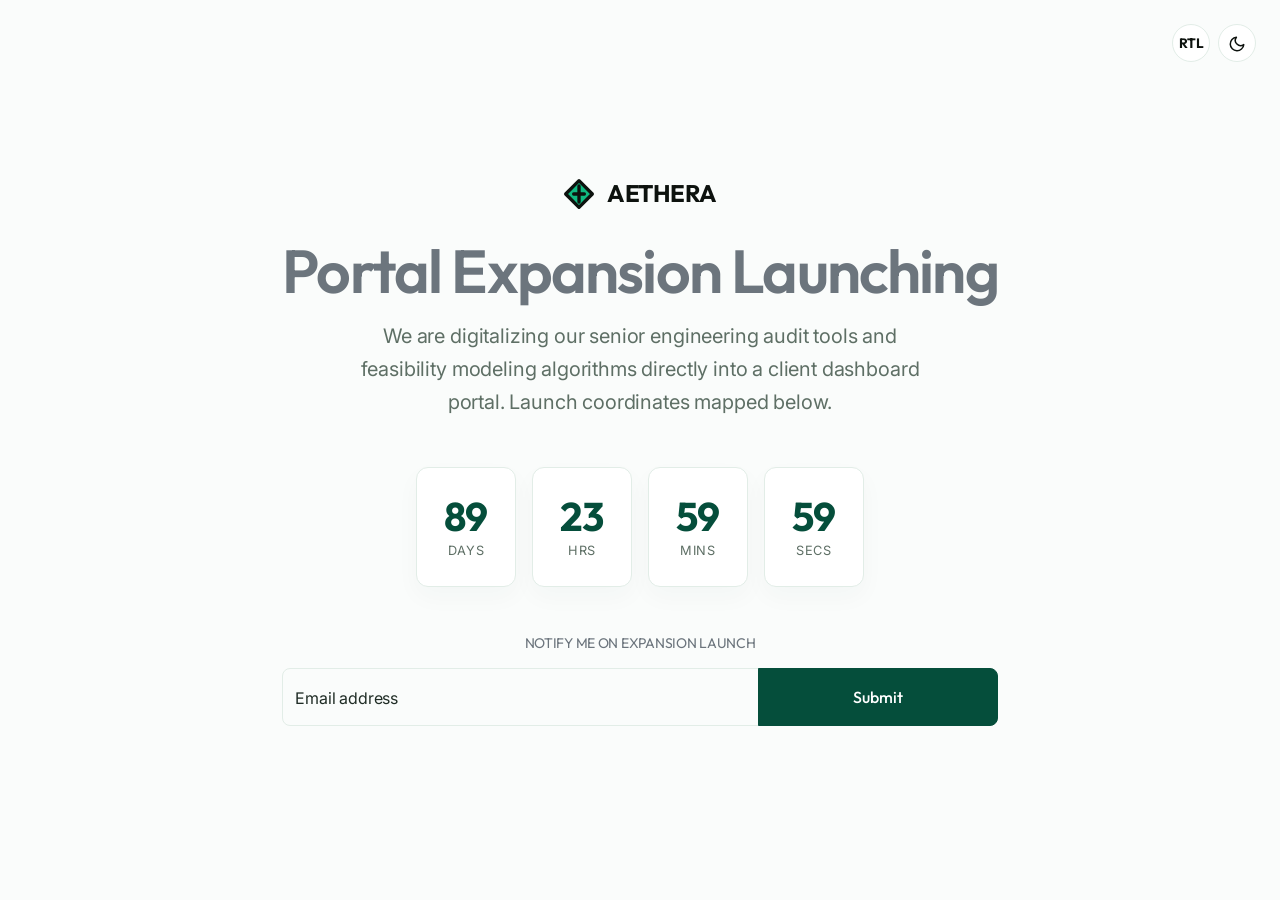
<file: coming-soon.html>
﻿<!DOCTYPE html>
<html lang="en" data-theme="light" dir="ltr">
<head>
  <!-- Favicon -->
  <link rel="icon" type="image/svg+xml" href="assets/img/logo.svg">
  <meta charset="UTF-8">
  <meta name="viewport" content="width=device-width, initial-scale=1.0">
  <title>Aethera | Portal Expansion Launching Soon</title>
  
  <!-- Bootstrap 5 CDN -->
  <link href="https://cdn.jsdelivr.net/npm/bootstrap@5.3.3/dist/css/bootstrap.min.css" rel="stylesheet" integrity="sha384-QWTKZyjpPEjISv5WaRU9OFeRpok6YctnYmDr5pNlyT2bRjXh0JMhjY6hW+ALEwIH" crossorigin="anonymous">
  
  <!-- Custom Style Sheets -->
  <link rel="stylesheet" href="assets/css/style.css">
  <link rel="stylesheet" href="assets/css/dark-mode.css">
  <link rel="stylesheet" href="assets/css/rtl.css">
</head>
<body>

  <!-- Floating Utility Controls Top Right -->
  <div class="position-absolute top-0 end-0 p-4 z-3 d-flex gap-2">
    <button class="utility-btn rtl-toggle-btn" aria-label="Toggle Document Direction" title="Toggle RTL/LTR">
      <span class="rtl-toggle-text">RTL</span>
    </button>
    <button class="utility-btn theme-toggle-btn" aria-label="Toggle Light/Dark Theme" title="Toggle Dark Mode">
      <span class="theme-icon"></span>
    </button>
  </div>

  <div class="fullscreen-center-section" style="min-height: 100vh; padding: 4rem 1rem;">
    <div class="reveal-fade-up active">
      
      <!-- Brand Logo -->
      <a href="index.html" class="navbar-brand-logo justify-content-center mb-4">
        <svg width="32" height="32" viewBox="0 0 24 24" fill="none" xmlns="http://www.w3.org/2000/svg">
          <path d="M12 2L22 12L12 22L2 12L12 2Z" stroke="currentColor" stroke-width="2.5" stroke-linejoin="round"/>
          <path d="M12 6V18" stroke="currentColor" stroke-width="2.5" stroke-linecap="round"/>
          <path d="M8 12H16" stroke="currentColor" stroke-width="2.5" stroke-linecap="round"/>
        </svg>
        <span style="font-size: 1.5rem; letter-spacing: -0.02em;">AETHERA</span>
      </a>

      <h1 class="text-display-1 fw-bold text-secondary mb-3" style="font-size: clamp(2.2rem, 5vw, 3.8rem);">Portal Expansion Launching</h1>
      <p class="lead text-muted max-width-600 mx-auto mb-5">We are digitalizing our senior engineering audit tools and feasibility modeling algorithms directly into a client dashboard portal. Launch coordinates mapped below.</p>

      <!-- Countdown Wrapper (Targeted by JS timer) -->
      <div class="d-flex justify-content-center gap-2 gap-sm-3 mb-5">
        <div class="countdown-box">
          <div class="countdown-number" id="days">90</div>
          <div class="countdown-label">Days</div>
        </div>
        <div class="countdown-box">
          <div class="countdown-number" id="hours">00</div>
          <div class="countdown-label">Hrs</div>
        </div>
        <div class="countdown-box">
          <div class="countdown-number" id="minutes">00</div>
          <div class="countdown-label">Mins</div>
        </div>
        <div class="countdown-box">
          <div class="countdown-number" id="seconds">00</div>
          <div class="countdown-label">Secs</div>
        </div>
      </div>

      <!-- Newsletter sign up -->
      <div class="max-width-500 mx-auto">
        <h5 class="fw-bold mb-3 small text-uppercase tracking-wider text-secondary">Notify Me on Expansion Launch</h5>
        <form>
          <div class="input-group">
            <div class="form-floating flex-grow-1">
              <input type="email" class="form-control" id="launchEmail" placeholder="name@company.com" style="border-top-right-radius: 0; border-bottom-right-radius: 0;" required>
              <label for="launchEmail">Email address</label>
            </div>
            <button type="submit" class="btn-premium-primary" style="border-top-left-radius: 0; border-bottom-left-radius: 0;">
              <span>Submit</span>
            </button>
          </div>
        </form>
      </div>

    </div>
  </div>

  <!-- Bootstrap 5 JS Bundle CDN -->
  <script src="https://cdn.jsdelivr.net/npm/bootstrap@5.3.3/dist/js/bootstrap.bundle.min.js" integrity="sha384-YvpcrYf0tY3lHB60NNkmXc5s9fDVZLESaAA55NDzOxhy9GkcIdslK1eN7N6jIeHz" crossorigin="anonymous"></script>
  
  <!-- Custom Logic -->
  <script src="assets/js/main.js"></script>
  <!-- Scroll to Top Button -->
  <button id="scrollTopBtn" class="scroll-top-btn" aria-label="Scroll to Top" title="Scroll to Top">
    <svg xmlns="http://www.w3.org/2000/svg" width="20" height="20" viewBox="0 0 24 24" fill="none" stroke="currentColor" stroke-width="2.5" stroke-linecap="round" stroke-linejoin="round">
      <polyline points="18 15 12 9 6 15"></polyline>
    </svg>
  </button>
</body>
</html>
</file>
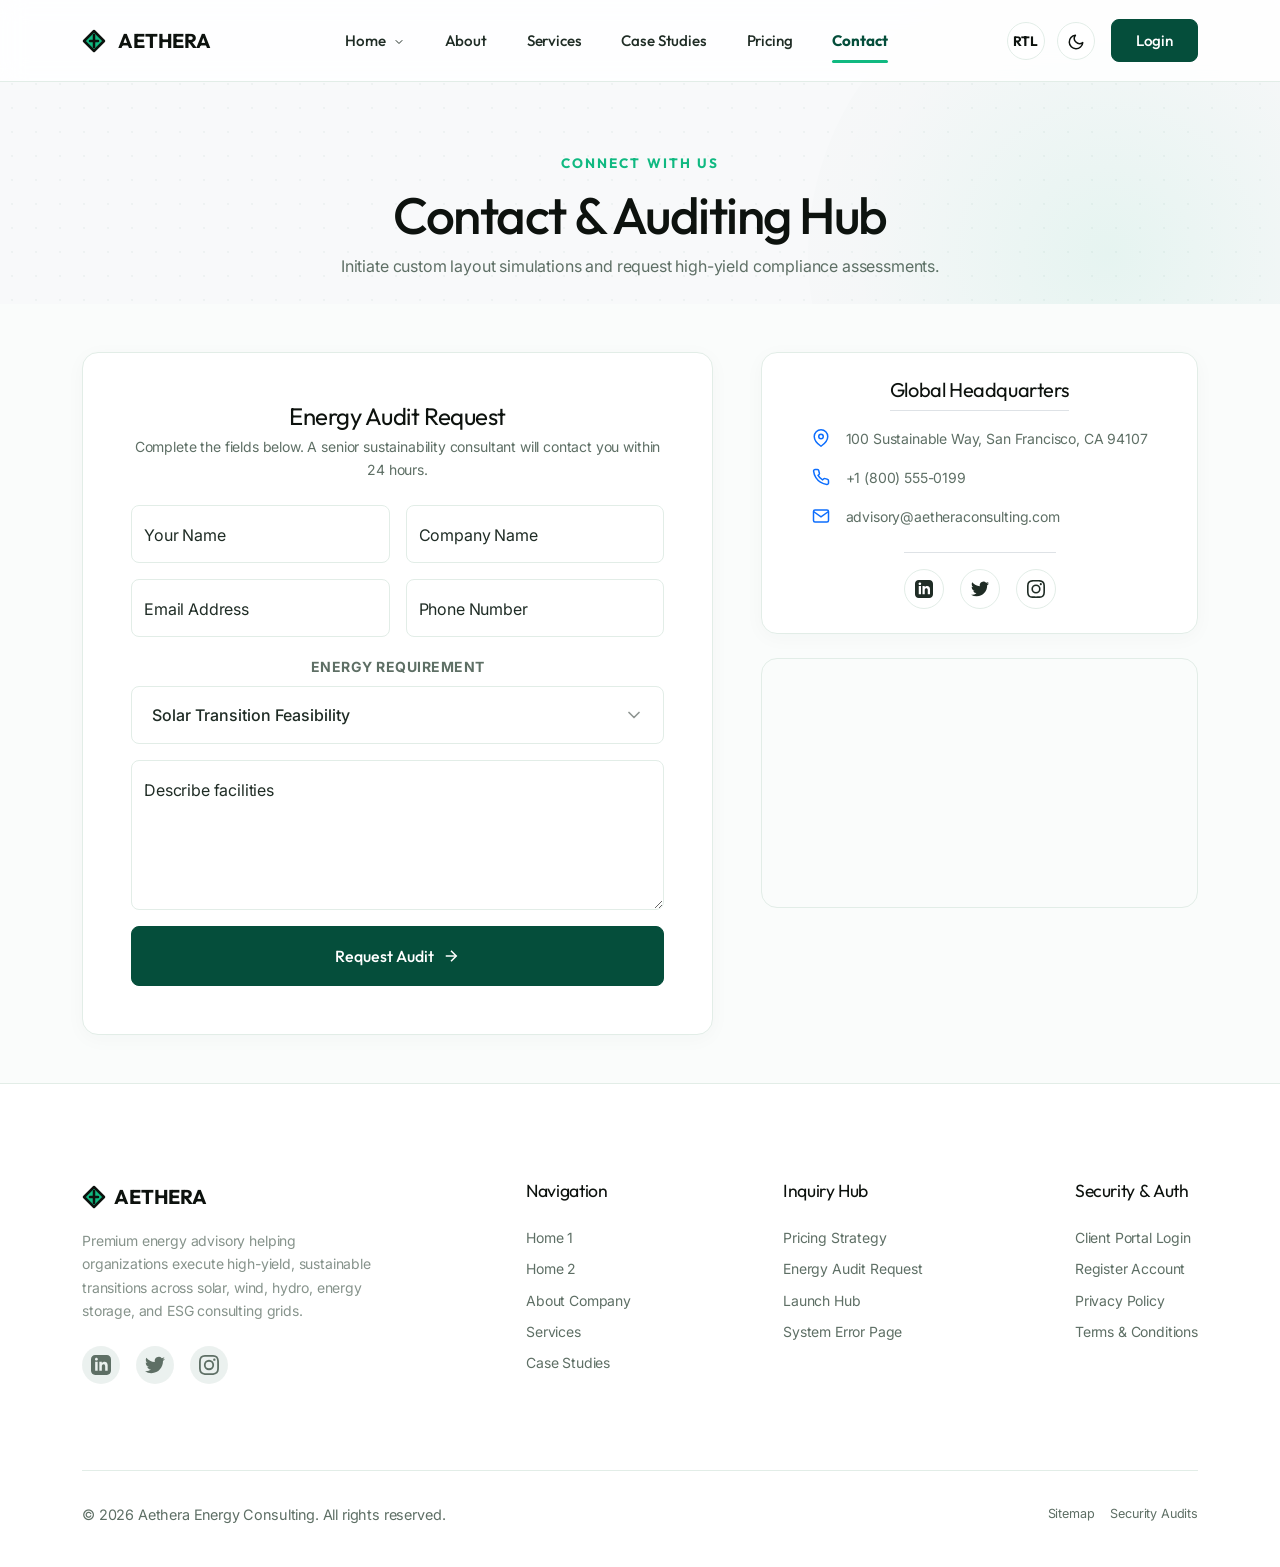
<file: contact.html>
<!DOCTYPE html>
<html lang="en" data-theme="light" dir="ltr">
<head>
  <!-- Favicon -->
  <link rel="icon" type="image/svg+xml" href="assets/img/logo.svg">
  <meta charset="UTF-8">
  <meta name="viewport" content="width=device-width, initial-scale=1.0">
  <title>Aethera | Request Energy Audit & General Inquiries</title>
  <meta name="description" content="Connect with Aethera's senior engineers. Submit your coordinates and utility details to request a comprehensive energy audit or transition model.">
  
  <!-- Open Graph -->
  <meta property="og:title" content="Aethera | Request Energy Audit & Contact">
  <meta property="og:description" content="Submit details to request a custom energy audit model.">
  <meta property="og:type" content="website">
  <meta property="og:url" content="https://aetheraconsulting.com/contact.html">
  <meta property="og:image" content="https://images.unsplash.com/photo-1466611653911-95081537e5b7?auto=format&fit=crop&w=1200&q=80">

  <!-- Bootstrap 5 CDN -->
  <link href="https://cdn.jsdelivr.net/npm/bootstrap@5.3.3/dist/css/bootstrap.min.css" rel="stylesheet" integrity="sha384-QWTKZyjpPEjISv5WaRU9OFeRpok6YctnYmDr5pNlyT2bRjXh0JMhjY6hW+ALEwIH" crossorigin="anonymous">
  
  <!-- Custom Style Sheets -->
  <link rel="stylesheet" href="assets/css/style.css">
  <link rel="stylesheet" href="assets/css/dark-mode.css">
  <link rel="stylesheet" href="assets/css/rtl.css">

  <!-- Schema.org Contact page metadata -->
  <script type="application/ld+json">
  {
    "@context": "https://schema.org",
    "@type": "ContactPage",
    "name": "Aethera Energy Consulting Contact Hub",
    "description": "Submit specifications for commercial solar, wind layout, and micro-hydro audit reports.",
    "url": "https://aetheraconsulting.com/contact.html"
  }
  </script>
</head>
<body>

  <!-- --- HEADER NAVIGATION --- -->
  <nav class="navbar navbar-expand-lg navbar-custom">
    <div class="container">
      <a class="navbar-brand navbar-brand-logo" href="index.html">
        <svg width="24" height="24" viewBox="0 0 24 24" fill="none" xmlns="http://www.w3.org/2000/svg">
          <path d="M12 2L22 12L12 22L2 12L12 2Z" stroke="currentColor" stroke-width="2.5" stroke-linejoin="round"/>
          <path d="M12 6V18" stroke="currentColor" stroke-width="2.5" stroke-linecap="round"/>
          <path d="M8 12H16" stroke="currentColor" stroke-width="2.5" stroke-linecap="round"/>
        </svg>
        <span>AETHERA</span>
      </a>

      <!-- Desktop Nav Center -->
      <div class="collapse navbar-collapse justify-content-center navbar-nav-desktop">
        <ul class="navbar-nav gap-2">
          <li class="nav-item dropdown">
            <a class="nav-link nav-link-custom dropdown-toggle" href="#" role="button" data-bs-toggle="dropdown" aria-expanded="false">
              Home <svg width="12" height="12" viewBox="0 0 24 24" fill="none" stroke="currentColor" stroke-width="2" stroke-linecap="round" stroke-linejoin="round" style="margin-left:4px; margin-bottom:2px;"><polyline points="6 9 12 15 18 9"></polyline></svg>
            </a>
            <ul class="dropdown-menu border-0 shadow-sm">
              <li><a class="dropdown-item py-2 px-3" href="index.html">Home 1</a></li>
              <li><a class="dropdown-item py-2 px-3" href="home-2.html">Home 2</a></li>
            </ul>
          </li>
          <li class="nav-item"><a class="nav-link nav-link-custom" href="about.html">About</a></li>
          <li class="nav-item"><a class="nav-link nav-link-custom" href="services.html">Services</a></li>
          <li class="nav-item"><a class="nav-link nav-link-custom" href="case-studies.html">Case Studies</a></li>
          <li class="nav-item"><a class="nav-link nav-link-custom" href="pricing.html">Pricing</a></li>
          <li class="nav-item"><a class="nav-link nav-link-custom active" href="contact.html">Contact</a></li>
        </ul>
      </div>

      <!-- Right Actions -->
      <div class="d-flex align-items-center gap-3">
        <div class="utility-controls">
          <button class="utility-btn rtl-toggle-btn" aria-label="Toggle Document Direction" title="Toggle RTL/LTR">
            <span class="rtl-toggle-text">RTL</span>
          </button>
          <button class="utility-btn theme-toggle-btn" aria-label="Toggle Light/Dark Theme" title="Toggle Dark Mode">
            <span class="theme-icon"></span>
          </button>
        </div>

        <!-- Login Button (Desktop) -->
        <a href="login.html" class="btn-premium-primary desktop-login-btn py-2 px-4" style="font-size: 0.95rem; padding-top: 0.5rem; padding-bottom: 0.5rem;">Login</a>

        <!-- Hamburger Mobile button -->
        <button class="btn-hamburger" type="button" data-bs-toggle="offcanvas" data-bs-target="#mobileNavbar" aria-controls="mobileNavbar" aria-label="Toggle navigation">
          <span class="hamburger-line hamburger-line-1"></span>
          <span class="hamburger-line hamburger-line-2"></span>
          <span class="hamburger-line hamburger-line-3"></span>
        </button>
      </div>
    </div>
  </nav>

  <!-- --- MOBILE OFFCANVAS NAVIGATION --- -->
  <div class="offcanvas offcanvas-end offcanvas-custom" tabindex="-1" id="mobileNavbar" aria-labelledby="mobileNavbarLabel">
    <div class="offcanvas-header justify-content-between p-4">
      <h5 class="offcanvas-title footer-logo-title d-flex align-items-center gap-2" id="mobileNavbarLabel">
        <svg width="24" height="24" viewBox="0 0 24 24" fill="none" xmlns="http://www.w3.org/2000/svg">
          <path d="M12 2L22 12L12 22L2 12L12 2Z" stroke="currentColor" stroke-width="2.5" stroke-linejoin="round"/>
          <path d="M12 6V18" stroke="currentColor" stroke-width="2.5" stroke-linecap="round"/>
          <path d="M8 12H16" stroke="currentColor" stroke-width="2.5" stroke-linecap="round"/>
        </svg>
        <span>AETHERA</span>
      </h5>
      <button type="button" class="btn-close-custom" data-bs-dismiss="offcanvas" aria-label="Close" style="background: none; border: none; padding: 0.5rem; cursor: pointer; color: var(--color-text); transition: transform 0.2s ease;">
        <svg xmlns="http://www.w3.org/2000/svg" width="28" height="28" viewBox="0 0 24 24" fill="none" stroke="currentColor" stroke-width="2" stroke-linecap="round" stroke-linejoin="round"><line x1="18" y1="6" x2="6" y2="18"></line><line x1="6" y1="6" x2="18" y2="18"></line></svg>
      </button>
    </div>
    <div class="offcanvas-body p-4">
      <ul class="navbar-nav gap-2">
        <li class="nav-item dropdown">
          <a class="nav-link nav-link-custom dropdown-toggle py-2" href="#" role="button" data-bs-toggle="dropdown" aria-expanded="false">
            Home <svg width="12" height="12" viewBox="0 0 24 24" fill="none" stroke="currentColor" stroke-width="2" stroke-linecap="round" stroke-linejoin="round" style="margin-left:4px; margin-bottom:2px;"><polyline points="6 9 12 15 18 9"></polyline></svg>
          </a>
          <ul class="dropdown-menu border-0 shadow-none ps-3 mb-2 bg-transparent">
            <li><a class="dropdown-item py-2" href="index.html">Home 1</a></li>
            <li><a class="dropdown-item py-2" href="home-2.html">Home 2</a></li>
          </ul>
        </li>
        <li class="nav-item"><a class="nav-link nav-link-custom py-2" href="about.html">About</a></li>
        <li class="nav-item"><a class="nav-link nav-link-custom py-2" href="services.html">Services</a></li>
        <li class="nav-item"><a class="nav-link nav-link-custom py-2" href="case-studies.html">Case Studies</a></li>
        <li class="nav-item"><a class="nav-link nav-link-custom py-2" href="pricing.html">Pricing</a></li>
        <li class="nav-item"><a class="nav-link nav-link-custom py-2" href="contact.html">Contact</a></li>
        <li class="nav-item mt-4">
          <a href="login.html" class="btn-premium-primary w-100">Login</a>
        </li>
      </ul>
    </div>
  </div>

  <!-- --- CONTACT HERO --- -->
  <section class="hero-section pb-4 bg-light" style="padding-top: calc(var(--space-section) + 1.5rem);">
    <div class="container text-center">
      <span class="section-tagline">Connect With Us</span>
      <h1 class="text-display-2 mb-2" style="font-weight: 800;">Contact & Auditing Hub</h1>
      <p class="text-muted mb-0">Initiate custom layout simulations and request high-yield compliance assessments.</p>
    </div>
  </section>

  <!-- --- CONTACT CONTENT --- -->
  <section class="section-contact-body py-5">
    <div class="container">
      <div class="row g-5">
        <!-- Inquiry Form -->
        <div class="col-lg-7 reveal-fade-up">
          <div class="premium-card p-5" style="background-color: var(--color-bg-surface);">
            <h4 class="fw-bold mb-1">Energy Audit Request</h4>
            <p class="small text-muted mb-4">Complete the fields below. A senior sustainability consultant will contact you within 24 hours.</p>
            
            <form>
              <div class="row g-3">
                <div class="col-md-6">
                  <div class="form-floating">
                    <input type="text" class="form-control" id="contactName" placeholder="John Doe" required>
                    <label for="contactName">Your Name</label>
                  </div>
                </div>
                <div class="col-md-6">
                  <div class="form-floating">
                    <input type="text" class="form-control" id="contactCompany" placeholder="Acme Corp" required>
                    <label for="contactCompany">Company Name</label>
                  </div>
                </div>
                <div class="col-md-6">
                  <div class="form-floating">
                    <input type="email" class="form-control" id="contactEmail" placeholder="name@company.com" required>
                    <label for="contactEmail">Email Address</label>
                  </div>
                </div>
                <div class="col-md-6">
                  <div class="form-floating">
                    <input type="tel" class="form-control" id="contactPhone" placeholder="+1-555-0100" required>
                    <label for="contactPhone">Phone Number</label>
                  </div>
                </div>
                <div class="col-12">
                  <label for="contactRequirement" class="form-label small fw-bold text-uppercase text-muted mb-2" style="letter-spacing: 0.5px;">Energy Requirement</label>
                  <div class="position-relative">
                    <select class="form-select form-control contact-select" id="contactRequirement" style="padding: 1rem 1.25rem; padding-right: 3rem; border-radius: 0.5rem; border: 1px solid var(--color-border); background-color: var(--color-bg-surface); background-image: none; cursor: pointer; appearance: none; font-weight: 500; color: var(--color-text);">
                      <option value="Solar">Solar Transition Feasibility</option>
                      <option value="Wind">Wind Farm Optimization</option>
                      <option value="Hydro">Hydropower Strategy</option>
                      <option value="General">Complete Energy Audit</option>
                      <option value="Partnership">Advisory Partnership</option>
                    </select>
                    <svg width="20" height="20" viewBox="0 0 24 24" fill="none" stroke="currentColor" stroke-width="2" stroke-linecap="round" stroke-linejoin="round" class="position-absolute opacity-50 select-chevron" style="right: 1.25rem; top: 50%; transform: translateY(-50%); pointer-events: none;"><polyline points="6 9 12 15 18 9"></polyline></svg>
                  </div>
                </div>
                <div class="col-12">
                  <div class="form-floating">
                    <textarea class="form-control" placeholder="Include location and typical monthly utility costs..." id="contactMessage" style="height: 150px;" required></textarea>
                    <label for="contactMessage">Describe facilities</label>
                  </div>
                </div>
                <div class="col-12 text-end">
                  <button type="submit" class="btn-premium-primary w-100 py-3">
                    <span>Request Audit</span>
                    <svg width="18" height="18" viewBox="0 0 24 24" fill="none" stroke="currentColor" stroke-width="2"><line x1="5" y1="12" x2="19" y2="12"></line><polyline points="12 5 19 12 12 19"></polyline></svg>
                  </button>
                </div>
              </div>
            </form>
          </div>
        </div>

        <!-- Details & Map Sidebar -->
        <div class="col-lg-5 reveal-fade-up stagger-2">
          <!-- Contact Info -->
          <div class="premium-card p-4 mb-4 h-auto text-start">
            <h5 class="fw-bold mb-3 border-bottom pb-2 text-start">Global Headquarters</h5>
            
            <ul class="list-unstyled d-flex flex-column gap-3 small text-muted mb-0 text-start">
              <li class="d-flex align-items-center gap-3">
                <svg width="18" height="18" viewBox="0 0 24 24" fill="none" stroke="currentColor" stroke-width="2" class="text-primary"><path d="M21 10c0 7-9 13-9 13s-9-6-9-13a9 9 0 0 1 18 0z"></path><circle cx="12" cy="10" r="3"></circle></svg>
                <span>100 Sustainable Way, San Francisco, CA 94107</span>
              </li>
              <li class="d-flex align-items-center gap-3">
                <svg width="18" height="18" viewBox="0 0 24 24" fill="none" stroke="currentColor" stroke-width="2" class="text-primary"><path d="M22 16.92v3a2 2 0 0 1-2.18 2 19.79 19.79 0 0 1-8.63-3.07 19.5 19.5 0 0 1-6-6 19.79 19.79 0 0 1-3.07-8.67A2 2 0 0 1 4.11 2h3a2 2 0 0 1 2 1.72 12.84 12.84 0 0 0 .7 2.81 2 2 0 0 1-.45 2.11L8.09 9.91a16 16 0 0 0 6 6l1.27-1.27a2 2 0 0 1 2.11-.45 12.84 12.84 0 0 0 2.81.7A2 2 0 0 1 22 16.92z"></path></svg>
                <span>+1 (800) 555-0199</span>
              </li>
              <li class="d-flex align-items-center gap-3">
                <svg width="18" height="18" viewBox="0 0 24 24" fill="none" stroke="currentColor" stroke-width="2" class="text-primary"><path d="M4 4h16c1.1 0 2 .9 2 2v12c0 1.1-.9 2-2 2H4c-1.1 0-2-.9-2-2V6c0-1.1.9-2 2-2z"></path><polyline points="22,6 12,13 2,6"></polyline></svg>
                <span>advisory@aetheraconsulting.com</span>
              </li>
            </ul>

            <style>
              .contact-social-link { transition: all 0.3s ease; display: inline-flex; align-items: center; justify-content: center; width: 40px; height: 40px; border-radius: 50%; background-color: var(--color-bg-body); border: 1px solid var(--color-border); color: var(--color-text); }
              .contact-social-link:hover { background-color: var(--color-primary); color: white !important; border-color: var(--color-primary); transform: translateY(-3px); box-shadow: 0 4px 12px rgba(0,0,0,0.1); }
            </style>
            <div class="d-flex gap-3 mt-4 pt-3 border-top">
              <a href="#" aria-label="LinkedIn" class="contact-social-link"><svg width="18" height="18" fill="currentColor" viewBox="0 0 24 24"><path d="M19 0h-14c-2.761 0-5 2.239-5 5v14c0 2.761 2.239 5 5 5h14c2.762 0 5-2.239 5-5v-14c0-2.761-2.238-5-5-5zm-11 19h-3v-11h3v11zm-1.5-12.268c-.966 0-1.75-.779-1.75-1.75s.784-1.75 1.75-1.75 1.75.779 1.75 1.75-.784 1.75-1.75 1.75zm13.5 12.268h-3v-5.604c0-3.368-4-3.113-4 0v5.604h-3v-11h3v1.765c1.396-2.586 7-2.777 7 2.476v6.759z"/></svg></a>
              <a href="#" aria-label="Twitter" class="contact-social-link"><svg width="18" height="18" fill="currentColor" viewBox="0 0 24 24"><path d="M23.953 4.57a10 10 0 01-2.825.775 4.958 4.958 0 002.163-2.723c-.951.555-2.005.959-3.127 1.184a4.92 4.92 0 00-8.384 4.482C7.69 8.095 4.067 6.13 1.64 3.162a4.822 4.822 0 00-.666 2.475c0 1.71.87 3.213 2.188 4.096a4.904 4.904 0 01-2.228-.616v.06a4.923 4.923 0 003.946 4.827 4.996 4.996 0 01-2.212.085 4.936 4.936 0 004.604 3.417 9.867 9.867 0 01-6.102 2.105c-.39 0-.779-.023-1.17-.067a13.995 13.995 0 007.557 2.209c9.053 0 13.998-7.496 13.998-13.985 0-.21 0-.42-.015-.63A9.935 9.935 0 0024 4.59z"/></svg></a>
              <a href="#" aria-label="Instagram" class="contact-social-link"><svg width="18" height="18" fill="currentColor" viewBox="0 0 24 24"><path d="M12 2.163c3.204 0 3.584.012 4.85.07 3.252.148 4.771 1.691 4.919 4.919.058 1.265.069 1.645.069 4.849 0 3.205-.012 3.584-.069 4.849-.149 3.225-1.664 4.771-4.919 4.919-1.266.058-1.644.07-4.85.07-3.204 0-3.584-.012-4.849-.07-3.26-.149-4.771-1.699-4.919-4.92-.058-1.265-.07-1.644-.07-4.849 0-3.204.013-3.583.07-4.849.149-3.227 1.664-4.771 4.919-4.919 1.266-.057 1.645-.069 4.849-.069zM12 0C8.741 0 8.333.014 7.053.072 2.695.272.273 2.69.073 7.052.014 8.333 0 8.741 0 12c0 3.259.014 3.668.072 4.948.2 4.358 2.618 6.78 6.98 6.98C8.333 23.986 8.741 24 12 24c3.259 0 3.668-.014 4.948-.072 4.354-.2 6.782-2.618 6.979-6.98.059-1.28.073-1.689.073-4.948 0-3.259-.014-3.667-.072-4.947-.196-4.354-2.617-6.78-6.979-6.98C15.668.014 15.259 0 12 0zm0 5.838a6.162 6.162 0 100 12.324 6.162 6.162 0 000-12.324zM12 16a4 4 0 110-8 4 4 0 010 8zm6.406-11.845a1.44 1.44 0 100 2.881 1.44 1.44 0 000-2.881z"/></svg></a>
            </div>
          </div>

          <!-- Map -->
          <div class="position-relative overflow-hidden rounded-4" style="height:250px; border: 1px solid var(--color-border);">
            <iframe 
              src="https://www.google.com/maps/embed?pb=!1m18!1m12!1m3!1d100939.98555098464!2d-122.507640204439!3d37.75781499660172!2m3!1f0!2f0!3f0!3m2!1i1024!2i768!4f13.1!3m3!1m2!1s0x80859a6d00690021%3A0x4a501367f076adff!2sSan%20Francisco%2C%20CA!5e0!3m2!1sen!2sus!4v1700000000000!5m2!1sen!2sus" 
              width="100%" 
              height="100%" 
              style="border:0;" 
              allowfullscreen="" 
              loading="lazy" 
              referrerpolicy="no-referrer-when-downgrade">
            </iframe>
          </div>
        </div>
      </div>
    </div>
  </section>

  <!-- --- FOOTER --- -->
  <footer class="footer-custom">
    <div class="container">
      <div class="row g-5">
        <div class="col-lg-5">
          <a class="footer-logo-title d-flex align-items-center gap-2 mb-3" href="index.html">
            <svg width="24" height="24" viewBox="0 0 24 24" fill="none" xmlns="http://www.w3.org/2000/svg">
              <path d="M12 2L22 12L12 22L2 12L12 2Z" stroke="currentColor" stroke-width="2.5" stroke-linejoin="round"/>
              <path d="M12 6V18" stroke="currentColor" stroke-width="2.5" stroke-linecap="round"/>
              <path d="M8 12H16" stroke="currentColor" stroke-width="2.5" stroke-linecap="round"/>
            </svg>
            <span>AETHERA</span>
          </a>
          <p class="small opacity-75">Premium energy advisory helping organizations execute high-yield, sustainable transitions across solar, wind, hydro, energy storage, and ESG consulting grids.</p>
          <div class="d-flex gap-3 mt-4">
            <a href="#" aria-label="LinkedIn"><svg width="20" height="20" fill="currentColor" viewBox="0 0 24 24"><path d="M19 0h-14c-2.761 0-5 2.239-5 5v14c0 2.761 2.239 5 5 5h14c2.762 0 5-2.239 5-5v-14c0-2.761-2.238-5-5-5zm-11 19h-3v-11h3v11zm-1.5-12.268c-.966 0-1.75-.779-1.75-1.75s.784-1.75 1.75-1.75 1.75.779 1.75 1.75-.784 1.75-1.75 1.75zm13.5 12.268h-3v-5.604c0-3.368-4-3.113-4 0v5.604h-3v-11h3v1.765c1.396-2.586 7-2.777 7 2.476v6.759z"/></svg></a>
            <a href="#" aria-label="Twitter"><svg width="20" height="20" fill="currentColor" viewBox="0 0 24 24"><path d="M23.953 4.57a10 10 0 01-2.825.775 4.958 4.958 0 002.163-2.723c-.951.555-2.005.959-3.127 1.184a4.92 4.92 0 00-8.384 4.482C7.69 8.095 4.067 6.13 1.64 3.162a4.822 4.822 0 00-.666 2.475c0 1.71.87 3.213 2.188 4.096a4.904 4.904 0 01-2.228-.616v.06a4.923 4.923 0 003.946 4.827 4.996 4.996 0 01-2.212.085 4.936 4.936 0 004.604 3.417 9.867 9.867 0 01-6.102 2.105c-.39 0-.779-.023-1.17-.067a13.995 13.995 0 007.557 2.209c9.053 0 13.998-7.496 13.998-13.985 0-.21 0-.42-.015-.63A9.935 9.935 0 0024 4.59z"/></svg></a>
            <a href="#" aria-label="Instagram"><svg width="20" height="20" fill="currentColor" viewBox="0 0 24 24"><path d="M12 2.163c3.204 0 3.584.012 4.85.07 3.252.148 4.771 1.691 4.919 4.919.058 1.265.069 1.645.069 4.849 0 3.205-.012 3.584-.069 4.849-.149 3.225-1.664 4.771-4.919 4.919-1.266.058-1.644.07-4.85.07-3.204 0-3.584-.012-4.849-.07-3.26-.149-4.771-1.699-4.919-4.92-.058-1.265-.07-1.644-.07-4.849 0-3.204.013-3.583.07-4.849.149-3.227 1.664-4.771 4.919-4.919 1.266-.057 1.645-.069 4.849-.069zM12 0C8.741 0 8.333.014 7.053.072 2.695.272.273 2.69.073 7.052.014 8.333 0 8.741 0 12c0 3.259.014 3.668.072 4.948.2 4.358 2.618 6.78 6.98 6.98C8.333 23.986 8.741 24 12 24c3.259 0 3.668-.014 4.948-.072 4.354-.2 6.782-2.618 6.979-6.98.059-1.28.073-1.689.073-4.948 0-3.259-.014-3.667-.072-4.947-.196-4.354-2.617-6.78-6.979-6.98C15.668.014 15.259 0 12 0zm0 5.838a6.162 6.162 0 100 12.324 6.162 6.162 0 000-12.324zM12 16a4 4 0 110-8 4 4 0 010 8zm6.406-11.845a1.44 1.44 0 100 2.881 1.44 1.44 0 000-2.881z"/></svg></a>
          </div>
        </div>
        <div class="col-md-4 col-sm-6 col-lg-auto">
          <h6 class="footer-section-title">Navigation</h6>
          <ul class="list-unstyled d-flex flex-column gap-2 small">
            <li><a href="index.html">Home 1</a></li>
            <li><a href="home-2.html">Home 2</a></li>
            <li><a href="about.html">About Company</a></li>
            <li><a href="services.html">Services</a></li>
            <li><a href="case-studies.html">Case Studies</a></li>
          </ul>
        </div>
        <div class="col-md-4 col-sm-6 col-lg-auto">
          <h6 class="footer-section-title">Inquiry Hub</h6>
          <ul class="list-unstyled d-flex flex-column gap-2 small">
            <li><a href="pricing.html">Pricing Strategy</a></li>
            <li><a href="contact.html">Energy Audit Request</a></li>
            <li><a href="coming-soon.html">Launch Hub</a></li>
            <li><a href="404.html">System Error Page</a></li>
          </ul>
        </div>
        <div class="col-md-4 col-sm-12 col-lg-auto">
          <h6 class="footer-section-title">Security & Auth</h6>
          <ul class="list-unstyled d-flex flex-column gap-2 small">
            <li><a href="login.html">Client Portal Login</a></li>
            <li><a href="register.html">Register Account</a></li>
            <li><a href="#">Privacy Policy</a></li>
            <li><a href="#">Terms & Conditions</a></li>
          </ul>
        </div>
      </div>
      
      <div class="footer-bottom d-flex flex-column flex-md-row justify-content-between align-items-center gap-3">
        <div>&copy; 2026 Aethera Energy Consulting. All rights reserved.</div>
        <div class="d-flex gap-3">
          <a href="#" class="small">Sitemap</a>
          <a href="#" class="small">Security Audits</a>
        </div>
      </div>
    </div>
  </footer>

  <!-- Bootstrap 5 JS Bundle CDN -->
  <script src="https://cdn.jsdelivr.net/npm/bootstrap@5.3.3/dist/js/bootstrap.bundle.min.js" integrity="sha384-YvpcrYf0tY3lHB60NNkmXc5s9fDVZLESaAA55NDzOxhy9GkcIdslK1eN7N6jIeHz" crossorigin="anonymous"></script>
  
  <!-- Custom Logic -->
  <script src="assets/js/main.js"></script>
  <!-- Scroll to Top Button -->
  <button id="scrollTopBtn" class="scroll-top-btn" aria-label="Scroll to Top" title="Scroll to Top">
    <svg xmlns="http://www.w3.org/2000/svg" width="20" height="20" viewBox="0 0 24 24" fill="none" stroke="currentColor" stroke-width="2.5" stroke-linecap="round" stroke-linejoin="round">
      <polyline points="18 15 12 9 6 15"></polyline>
    </svg>
  </button>
</body>
</html>
</file>
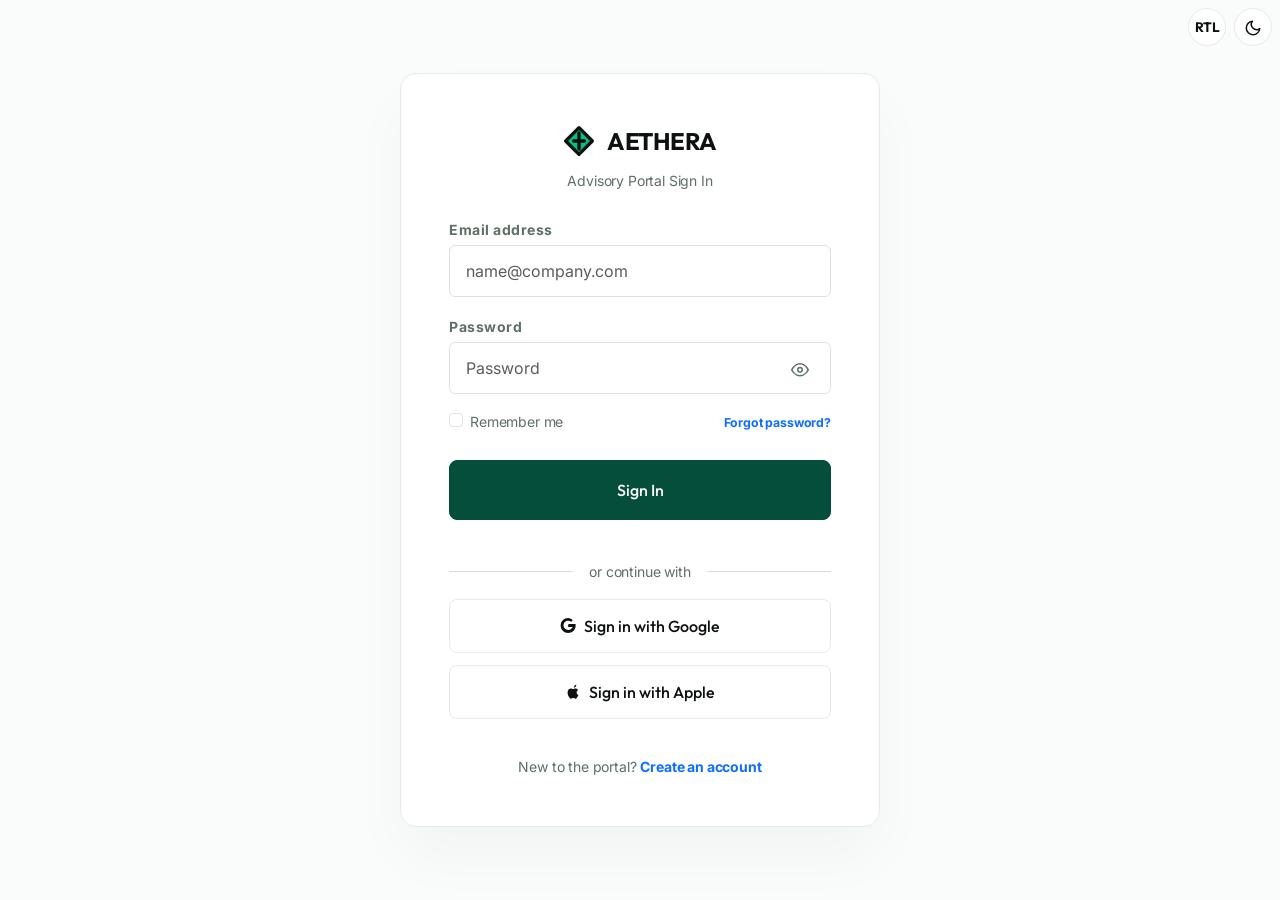
<file: login.html>
﻿<!DOCTYPE html>
<html lang="en" data-theme="light" dir="ltr">
<head>
  <!-- Favicon -->
  <link rel="icon" type="image/svg+xml" href="assets/img/logo.svg">
  <meta charset="UTF-8">
  <meta name="viewport" content="width=device-width, initial-scale=1.0">
  <title>Aethera Portal | Sign In</title>
  
  <!-- Bootstrap 5 CDN -->
  <link href="https://cdn.jsdelivr.net/npm/bootstrap@5.3.3/dist/css/bootstrap.min.css" rel="stylesheet" integrity="sha384-QWTKZyjpPEjISv5WaRU9OFeRpok6YctnYmDr5pNlyT2bRjXh0JMhjY6hW+ALEwIH" crossorigin="anonymous">
  
  <!-- Custom Style Sheets -->
  <link rel="stylesheet" href="assets/css/style.css">
  <link rel="stylesheet" href="assets/css/dark-mode.css">
  <link rel="stylesheet" href="assets/css/rtl.css">
</head>
<body>

  <!-- Floating Utility Buttons Top Right (No header/footer as requested) -->
  <div class="position-absolute top-0 end-0 p-2 z-3 d-flex gap-2">
    <button class="utility-btn rtl-toggle-btn" aria-label="Toggle Document Direction" title="Toggle RTL/LTR">
      <span class="rtl-toggle-text">RTL</span>
    </button>
    <button class="utility-btn theme-toggle-btn" aria-label="Toggle Light/Dark Theme" title="Toggle Dark Mode">
      <span class="theme-icon"></span>
    </button>
  </div>

  <div class="auth-wrapper py-5">
    <div class="auth-card reveal-fade-up active">
      
      <!-- Brand Logo inside card -->
      <div class="text-center mb-4">
        <a href="index.html" class="navbar-brand-logo justify-content-center mb-2">
          <svg width="32" height="32" viewBox="0 0 24 24" fill="none" xmlns="http://www.w3.org/2000/svg">
            <path d="M12 2L22 12L12 22L2 12L12 2Z" stroke="currentColor" stroke-width="2.5" stroke-linejoin="round"/>
            <path d="M12 6V18" stroke="currentColor" stroke-width="2.5" stroke-linecap="round"/>
            <path d="M8 12H16" stroke="currentColor" stroke-width="2.5" stroke-linecap="round"/>
          </svg>
          <span style="font-size: 1.5rem; letter-spacing: -0.02em;">AETHERA</span>
        </a>
        <p class="small text-muted mb-0">Advisory Portal Sign In</p>
      </div>

      <!-- Auth Form (prevent AJAX block to allow redirection simulation in real app or success styling) -->
      <form class="no-ajax" action="index.html" method="GET">
        <!-- Email -->
        <div class="mb-3 text-start">
          <label for="loginEmail" class="form-label small fw-bold text-muted mb-1" style="letter-spacing: 0.5px;">Email address</label>
          <input type="email" class="form-control" id="loginEmail" placeholder="name@company.com" style="padding: 0.8rem 1rem;" required>
        </div>

        <!-- Password (With Eye Toggle) -->
        <div class="mb-3 text-start">
          <label for="loginPassword" class="form-label small fw-bold text-muted mb-1" style="letter-spacing: 0.5px;">Password</label>
          <div class="password-toggle-wrapper">
            <input type="password" class="form-control" id="loginPassword" placeholder="Password" style="padding: 0.8rem 1rem;" required>
            <button type="button" class="password-toggle-btn" aria-label="Toggle password visibility">
              <svg xmlns="http://www.w3.org/2000/svg" width="18" height="18" viewBox="0 0 24 24" fill="none" stroke="currentColor" stroke-width="2" stroke-linecap="round" stroke-linejoin="round"><path d="M1 12s4-8 11-8 11 8 11 8-4 8-11 8-11-8-11-8z"></path><circle cx="12" cy="12" r="3"></circle></svg>
            </button>
          </div>
        </div>

        <!-- Remember & Forgot -->
        <div class="d-flex justify-content-between align-items-center mb-4 small" style="flex-wrap: nowrap; gap: 0.5rem;">
          <div class="form-check">
            <input class="form-check-input" type="checkbox" value="" id="rememberMe">
            <label class="form-check-label text-muted" for="rememberMe" style="white-space: nowrap;">
              Remember me
            </label>
          </div>
          <a href="#" class="text-primary small highlight-hover fw-bold" style="white-space: nowrap;">Forgot password?</a>
        </div>

        <!-- Submit Button -->
        <button type="submit" class="btn-premium-primary w-100 py-3 mb-4 justify-content-center">
          <span>Sign In</span>
        </button>

        <!-- Separator -->
        <div class="d-flex align-items-center my-3 text-muted">
          <hr class="flex-grow-1 my-0">
          <span class="px-3 small">or continue with</span>
          <hr class="flex-grow-1 my-0">
        </div>

        <!-- Social Integrations -->
        <button type="button" class="social-auth-btn" onclick="location.href='index.html'">
          <svg width="16" height="16" fill="currentColor" viewBox="0 0 24 24"><path d="M12.24 10.285V13.4h6.887C18.2 15.614 15.645 18 12.24 18c-3.86 0-7-3.14-7-7s3.14-7 7-7c1.7 0 3.3.6 4.5 1.7l2.4-2.4C17.3 1.5 14.9 0 12.24 0 6.03 0 1 5.03 1 11.24s5.03 11.24 11.24 11.24c6.1 0 11.24-4.4 11.24-11.24 0-.76-.07-1.5-.2-2.22l-10.04-.03z"/></svg>
          <span>Sign in with Google</span>
        </button>
        <button type="button" class="social-auth-btn" onclick="location.href='index.html'">
          <svg width="16" height="16" fill="currentColor" viewBox="0 0 24 24"><path d="M18.71 19.5c-.83 1.24-1.71 2.45-3.05 2.47-1.34.03-1.77-.79-3.29-.79-1.53 0-2 .77-3.27.82-1.31.05-2.3-1.32-3.14-2.53C4.25 17 2.94 12.45 4.7 9.39c.87-1.52 2.43-2.48 4.12-2.51 1.28-.02 2.5.87 3.29.87.78 0 2.26-1.07 3.81-.91.65.03 2.47.26 3.64 1.98-.09.06-2.17 1.28-2.15 3.81.03 3.02 2.65 4.03 2.68 4.04-.03.07-.42 1.44-1.38 2.83M15.97 4.17c.66-.81 1.11-1.93.99-3.06-.96.04-2.13.64-2.82 1.45-.6.69-1.12 1.84-.98 2.94.1.08 2.15-.52 2.81-1.33z"/></svg>
          <span>Sign in with Apple</span>
        </button>

        <!-- Redirect Link -->
        <style>
          .highlight-hover { transition: color 0.25s cubic-bezier(0.16, 1, 0.3, 1); text-decoration: none; }
          .highlight-hover:hover { color: var(--color-accent) !important; text-decoration: none; }
        </style>
        <p class="text-center small text-muted mt-4 mb-0">
          New to the portal? <a href="register.html" class="text-primary fw-bold highlight-hover">Create an account</a>
        </p>
      </form>

    </div>
  </div>

  <!-- Bootstrap 5 JS Bundle CDN -->
  <script src="https://cdn.jsdelivr.net/npm/bootstrap@5.3.3/dist/js/bootstrap.bundle.min.js" integrity="sha384-YvpcrYf0tY3lHB60NNkmXc5s9fDVZLESaAA55NDzOxhy9GkcIdslK1eN7N6jIeHz" crossorigin="anonymous"></script>
  
  <!-- Custom Logic -->
  <script src="assets/js/main.js"></script>
  <!-- Scroll to Top Button -->
  <button id="scrollTopBtn" class="scroll-top-btn" aria-label="Scroll to Top" title="Scroll to Top">
    <svg xmlns="http://www.w3.org/2000/svg" width="20" height="20" viewBox="0 0 24 24" fill="none" stroke="currentColor" stroke-width="2.5" stroke-linecap="round" stroke-linejoin="round">
      <polyline points="18 15 12 9 6 15"></polyline>
    </svg>
  </button>
</body>
</html>
</file>
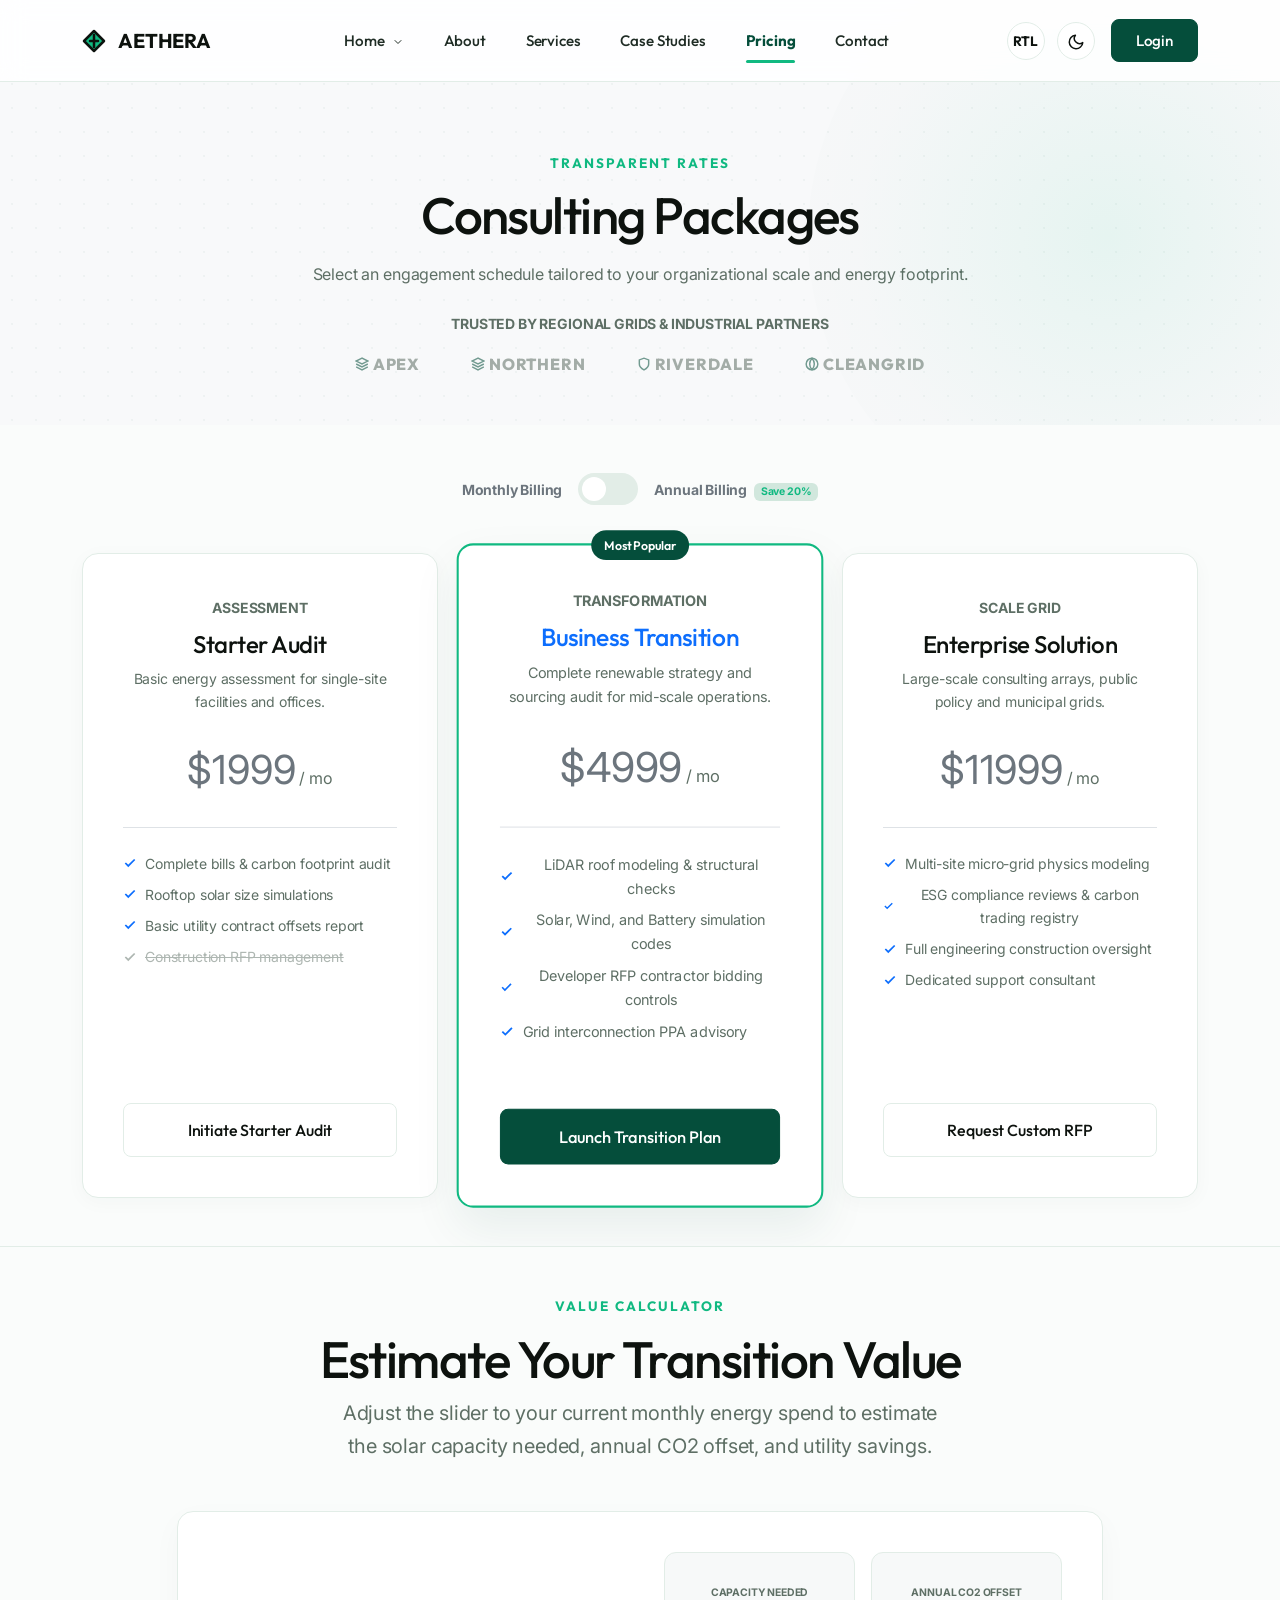
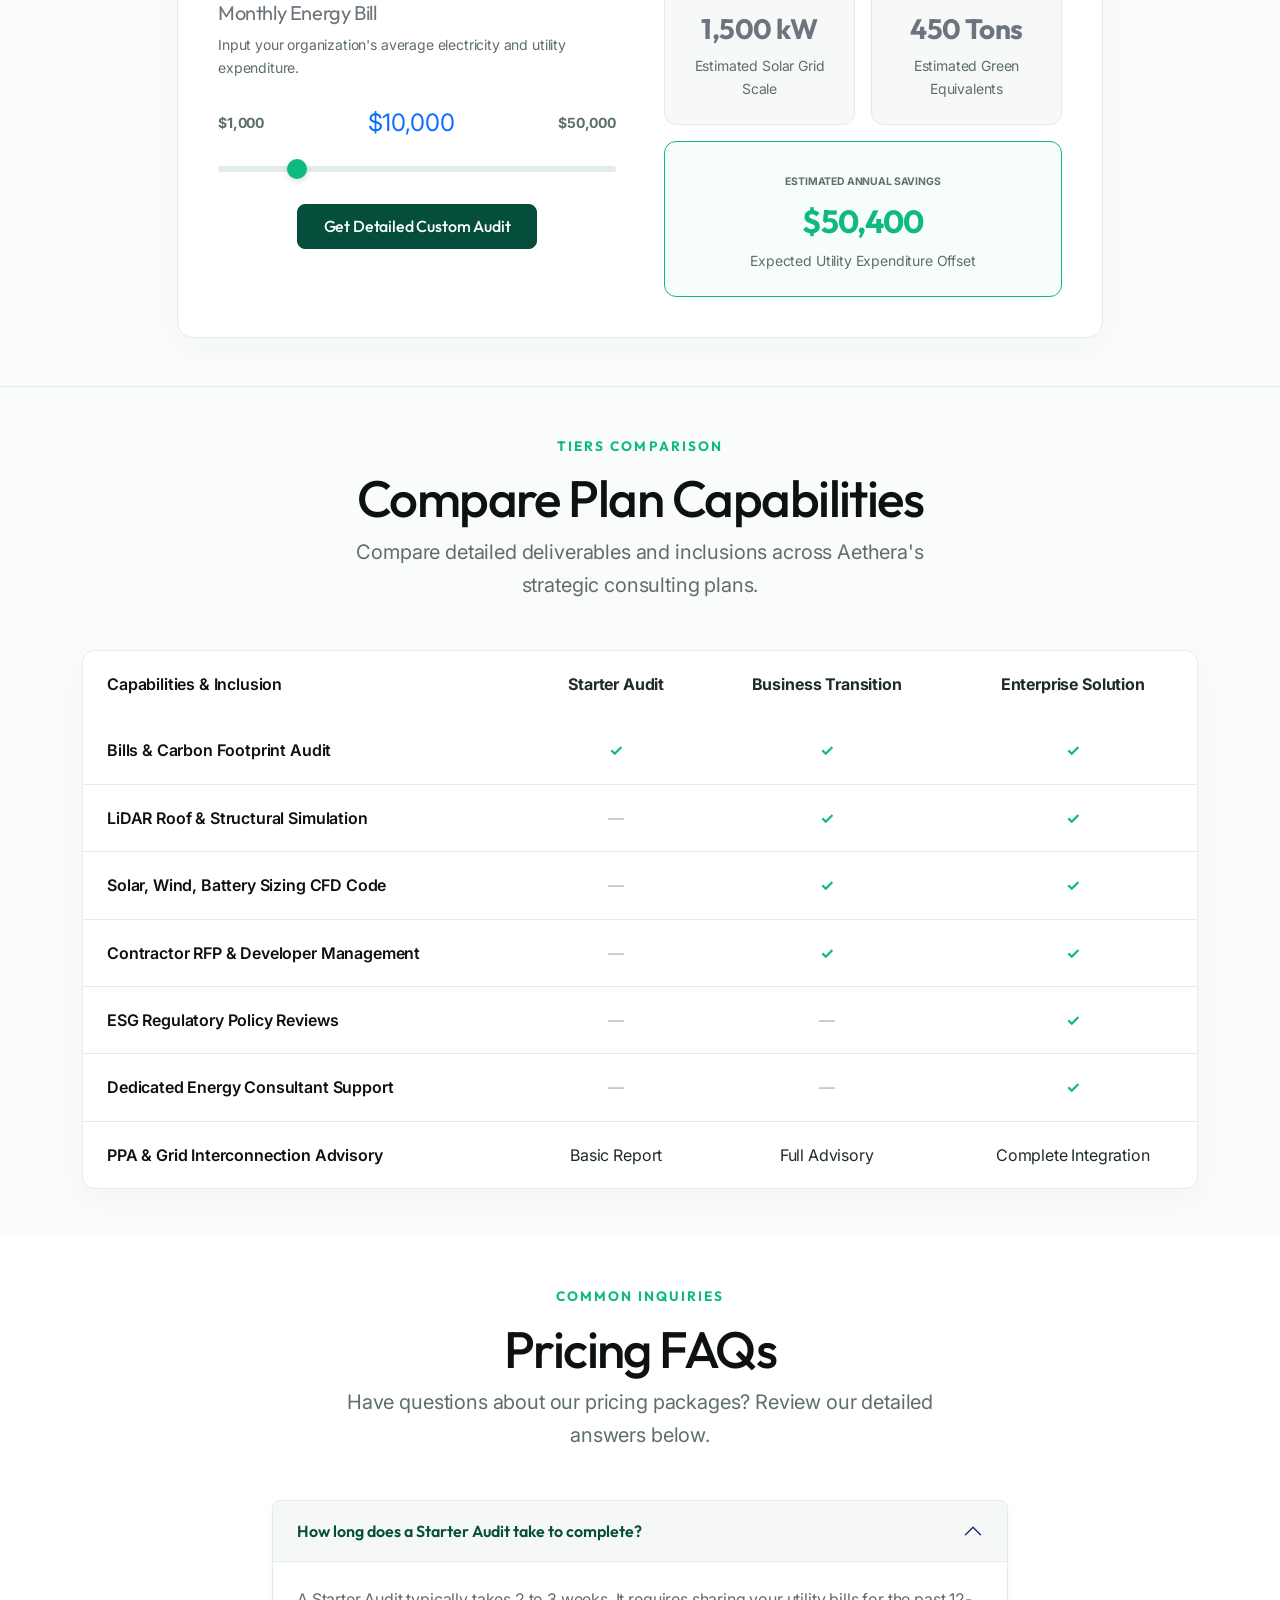
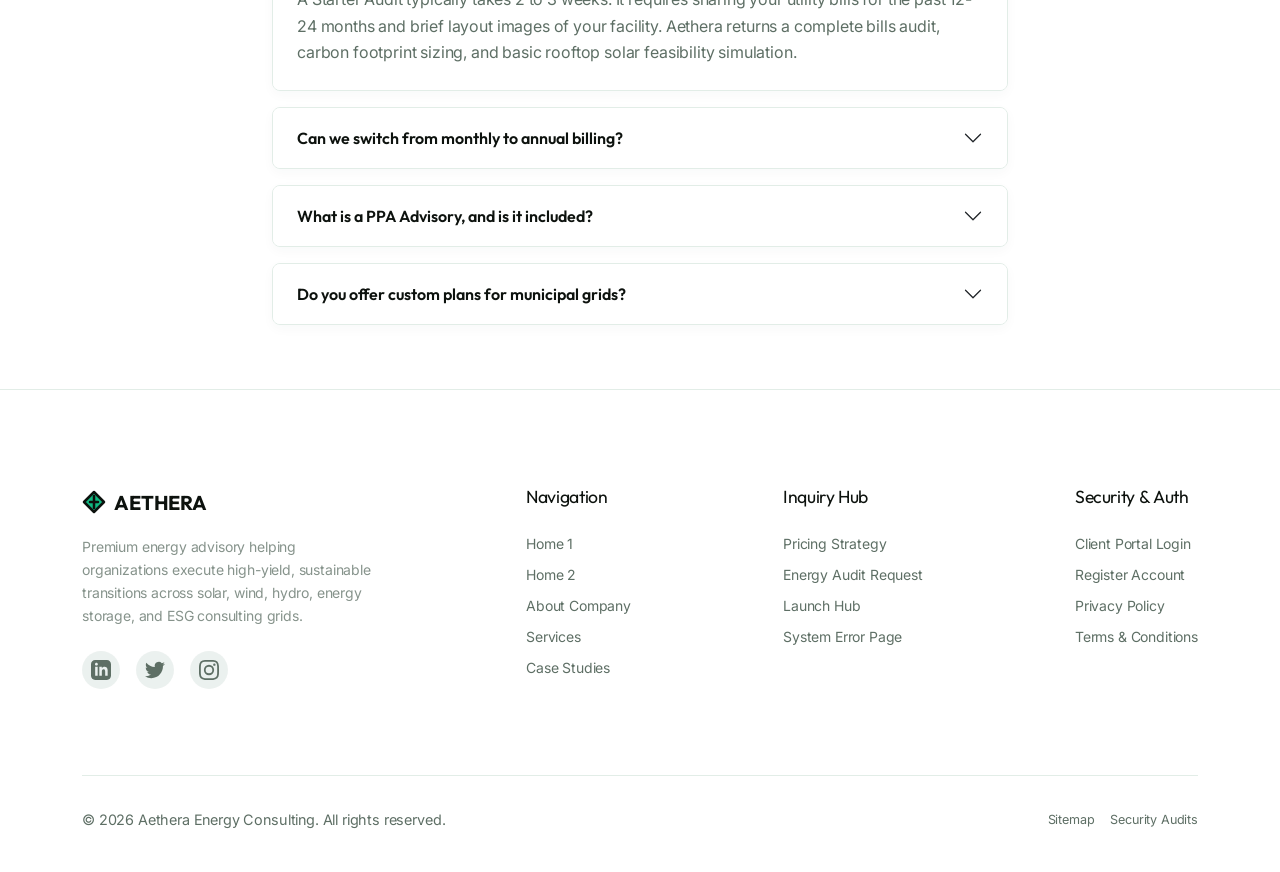
<file: pricing.html>
<!DOCTYPE html>
<html lang="en" data-theme="light" dir="ltr">
<head>
  <!-- Favicon -->
  <link rel="icon" type="image/svg+xml" href="assets/img/logo.svg">
  <meta charset="UTF-8">
  <meta name="viewport" content="width=device-width, initial-scale=1.0">
  <title>Aethera | Consulting Packages & Strategic Utility Pricing</title>
  <meta name="description" content="Choose from Aethera's transparent consulting tiers: Starter Audits, Business Transitions, and Large-Scale Enterprise Solutions with monthly or annual schedules.">
  
  <!-- Open Graph -->
  <meta property="og:title" content="Aethera | Consulting Packages & Pricing">
  <meta property="og:description" content="Compare consulting packages tailored to your scale. Start with a structured audit.">
  <meta property="og:type" content="website">
  <meta property="og:url" content="https://aetheraconsulting.com/pricing.html">
  <meta property="og:image" content="https://images.unsplash.com/photo-1509391366360-2e959784a276?auto=format&fit=crop&w=1200&q=80">

  <!-- Bootstrap 5 CDN -->
  <link href="https://cdn.jsdelivr.net/npm/bootstrap@5.3.3/dist/css/bootstrap.min.css" rel="stylesheet" integrity="sha384-QWTKZyjpPEjISv5WaRU9OFeRpok6YctnYmDr5pNlyT2bRjXh0JMhjY6hW+ALEwIH" crossorigin="anonymous">
  
  <!-- Custom Style Sheets -->
  <link rel="stylesheet" href="assets/css/style.css">
  <link rel="stylesheet" href="assets/css/dark-mode.css">
  <link rel="stylesheet" href="assets/css/rtl.css">
</head>
<body>

  <!-- --- HEADER NAVIGATION --- -->
  <nav class="navbar navbar-expand-lg navbar-custom">
    <div class="container">
      <a class="navbar-brand navbar-brand-logo" href="index.html">
        <svg width="24" height="24" viewBox="0 0 24 24" fill="none" xmlns="http://www.w3.org/2000/svg">
          <path d="M12 2L22 12L12 22L2 12L12 2Z" stroke="currentColor" stroke-width="2.5" stroke-linejoin="round"/>
          <path d="M12 6V18" stroke="currentColor" stroke-width="2.5" stroke-linecap="round"/>
          <path d="M8 12H16" stroke="currentColor" stroke-width="2.5" stroke-linecap="round"/>
        </svg>
        <span>AETHERA</span>
      </a>

      <!-- Desktop Nav Center -->
      <div class="collapse navbar-collapse justify-content-center navbar-nav-desktop">
        <ul class="navbar-nav gap-2">
          <li class="nav-item dropdown">
            <a class="nav-link nav-link-custom dropdown-toggle" href="#" role="button" data-bs-toggle="dropdown" aria-expanded="false">
              Home <svg width="12" height="12" viewBox="0 0 24 24" fill="none" stroke="currentColor" stroke-width="2" stroke-linecap="round" stroke-linejoin="round" style="margin-left:4px; margin-bottom:2px;"><polyline points="6 9 12 15 18 9"></polyline></svg>
            </a>
            <ul class="dropdown-menu border-0 shadow-sm">
              <li><a class="dropdown-item py-2 px-3" href="index.html">Home 1</a></li>
              <li><a class="dropdown-item py-2 px-3" href="home-2.html">Home 2</a></li>
            </ul>
          </li>
          <li class="nav-item"><a class="nav-link nav-link-custom" href="about.html">About</a></li>
          <li class="nav-item"><a class="nav-link nav-link-custom" href="services.html">Services</a></li>
          <li class="nav-item"><a class="nav-link nav-link-custom" href="case-studies.html">Case Studies</a></li>
          <li class="nav-item"><a class="nav-link nav-link-custom active" href="pricing.html">Pricing</a></li>
          <li class="nav-item"><a class="nav-link nav-link-custom" href="contact.html">Contact</a></li>
        </ul>
      </div>

      <!-- Right Actions -->
      <div class="d-flex align-items-center gap-3">
        <div class="utility-controls">
          <button class="utility-btn rtl-toggle-btn" aria-label="Toggle Document Direction" title="Toggle RTL/LTR">
            <span class="rtl-toggle-text">RTL</span>
          </button>
          <button class="utility-btn theme-toggle-btn" aria-label="Toggle Light/Dark Theme" title="Toggle Dark Mode">
            <span class="theme-icon"></span>
          </button>
        </div>

        <!-- Login Button (Desktop) -->
        <a href="login.html" class="btn-premium-primary desktop-login-btn py-2 px-4" style="font-size: 0.95rem; padding-top: 0.5rem; padding-bottom: 0.5rem;">Login</a>

        <!-- Hamburger Mobile button -->
        <button class="btn-hamburger" type="button" data-bs-toggle="offcanvas" data-bs-target="#mobileNavbar" aria-controls="mobileNavbar" aria-label="Toggle navigation">
          <span class="hamburger-line hamburger-line-1"></span>
          <span class="hamburger-line hamburger-line-2"></span>
          <span class="hamburger-line hamburger-line-3"></span>
        </button>
      </div>
    </div>
  </nav>

  <!-- --- MOBILE OFFCANVAS NAVIGATION --- -->
  <div class="offcanvas offcanvas-end offcanvas-custom" tabindex="-1" id="mobileNavbar" aria-labelledby="mobileNavbarLabel">
    <div class="offcanvas-header justify-content-between p-4">
      <h5 class="offcanvas-title footer-logo-title d-flex align-items-center gap-2" id="mobileNavbarLabel">
        <svg width="24" height="24" viewBox="0 0 24 24" fill="none" xmlns="http://www.w3.org/2000/svg">
          <path d="M12 2L22 12L12 22L2 12L12 2Z" stroke="currentColor" stroke-width="2.5" stroke-linejoin="round"/>
          <path d="M12 6V18" stroke="currentColor" stroke-width="2.5" stroke-linecap="round"/>
          <path d="M8 12H16" stroke="currentColor" stroke-width="2.5" stroke-linecap="round"/>
        </svg>
        <span>AETHERA</span>
      </h5>
      <button type="button" class="btn-close-custom" data-bs-dismiss="offcanvas" aria-label="Close" style="background: none; border: none; padding: 0.5rem; cursor: pointer; color: var(--color-text); transition: transform 0.2s ease;">
        <svg xmlns="http://www.w3.org/2000/svg" width="28" height="28" viewBox="0 0 24 24" fill="none" stroke="currentColor" stroke-width="2" stroke-linecap="round" stroke-linejoin="round"><line x1="18" y1="6" x2="6" y2="18"></line><line x1="6" y1="6" x2="18" y2="18"></line></svg>
      </button>
    </div>
    <div class="offcanvas-body p-4">
      <ul class="navbar-nav gap-2">
        <li class="nav-item dropdown">
          <a class="nav-link nav-link-custom dropdown-toggle py-2" href="#" role="button" data-bs-toggle="dropdown" aria-expanded="false">
            Home <svg width="12" height="12" viewBox="0 0 24 24" fill="none" stroke="currentColor" stroke-width="2" stroke-linecap="round" stroke-linejoin="round" style="margin-left:4px; margin-bottom:2px;"><polyline points="6 9 12 15 18 9"></polyline></svg>
          </a>
          <ul class="dropdown-menu border-0 shadow-none ps-3 mb-2 bg-transparent">
            <li><a class="dropdown-item py-2" href="index.html">Home 1</a></li>
            <li><a class="dropdown-item py-2" href="home-2.html">Home 2</a></li>
          </ul>
        </li>
        <li class="nav-item"><a class="nav-link nav-link-custom py-2" href="about.html">About</a></li>
        <li class="nav-item"><a class="nav-link nav-link-custom py-2" href="services.html">Services</a></li>
        <li class="nav-item"><a class="nav-link nav-link-custom py-2" href="case-studies.html">Case Studies</a></li>
        <li class="nav-item"><a class="nav-link nav-link-custom py-2" href="pricing.html">Pricing</a></li>
        <li class="nav-item"><a class="nav-link nav-link-custom py-2" href="contact.html">Contact</a></li>
        <li class="nav-item mt-4">
          <a href="login.html" class="btn-premium-primary w-100">Login</a>
        </li>
      </ul>
    </div>
  </div>

  <!-- --- PRICING HERO --- -->
  <section class="hero-section pb-5 bg-light" style="padding-top: calc(var(--space-section) + 1.5rem);">
    <div class="container">
      <div class="text-center reveal-fade-up">
        <span class="section-tagline">Transparent Rates</span>
        <h1 class="text-display-2 mb-3" style="font-weight: 800;">Consulting Packages</h1>
        <p class="text-muted mb-4">Select an engagement schedule tailored to your organizational scale and energy footprint.</p>
        
        <p class="small text-uppercase tracking-wider fw-bold text-muted mb-3">Trusted by regional grids & industrial partners</p>
        <div class="trust-logo-bar justify-content-center">
          <span class="trust-logo-item" style="font-size: 1rem; gap: 0.25rem; color: var(--color-text-muted);">
            <svg width="14" height="14" viewBox="0 0 24 24" fill="none" stroke="currentColor" stroke-width="2.5" style="color: var(--color-primary);"><polygon points="12 2 2 7 12 12 22 7 12 2"></polygon><polyline points="2 17 12 22 22 17"></polyline><polyline points="2 12 12 17 22 12"></polyline></svg>
            APEX
          </span>
          <span class="trust-logo-item" style="font-size: 1rem; gap: 0.25rem; color: var(--color-text-muted);">
            <svg width="14" height="14" viewBox="0 0 24 24" fill="none" stroke="currentColor" stroke-width="2.5" style="color: var(--color-primary);"><path d="M12 2L2 7l10 5 10-5-10-5zM2 17l10 5 10-5M2 12l10 5 10-5"></path></svg>
            NORTHERN
          </span>
          <span class="trust-logo-item" style="font-size: 1rem; gap: 0.25rem; color: var(--color-text-muted);">
            <svg width="14" height="14" viewBox="0 0 24 24" fill="none" stroke="currentColor" stroke-width="2.5" style="color: var(--color-primary);"><path d="M12 22s8-4 8-10V5l-8-3-8 3v7c0 6 8 10 8 10z"></path></svg>
            RIVERDALE
          </span>
          <span class="trust-logo-item" style="font-size: 1rem; gap: 0.25rem; color: var(--color-text-muted);">
            <svg width="14" height="14" viewBox="0 0 24 24" fill="none" stroke="currentColor" stroke-width="2.5" style="color: var(--color-primary);"><circle cx="12" cy="12" r="10"></circle><path d="M12 2a15.3 15.3 0 0 1 4 10 15.3 15.3 0 0 1-4 10 15.3 15.3 0 0 1-4-10 15.3 15.3 0 0 1 4-10z"></path></svg>
            CLEANGRID
          </span>
        </div>
      </div>
    </div>
  </section>

  <!-- --- PRICING TABLES --- -->
  <section class="section-pricing-plans py-5">
    <div class="container">
      
      <!-- Billing Switch -->
      <div class="pricing-switch-container reveal-fade-up">
        <span class="small fw-bold text-secondary">Monthly Billing</span>
        <label class="pricing-switch">
          <input type="checkbox" id="billingToggle">
          <span class="pricing-slider"></span>
        </label>
        <span class="small fw-bold text-secondary">Annual Billing <span class="badge bg-success-subtle text-success ms-1 small">Save 20%</span></span>
      </div>

      <div class="row g-4 align-items-stretch">
        <!-- Starter Audit -->
        <div class="col-lg-4 reveal-fade-up stagger-1">
          <div class="premium-card pricing-card d-flex flex-column justify-content-between">
            <div>
              <span class="text-muted text-uppercase tracking-wider small fw-bold">Assessment</span>
              <h3 class="fw-bold my-2 fs-4">Starter Audit</h3>
              <p class="small text-muted mb-4">Basic energy assessment for single-site facilities and offices.</p>
              <div class="my-4">
                <span class="fs-1 fw-extrabold text-secondary">$<span class="price-val" data-monthly="1999" data-annual="1599">1999</span></span>
                <span class="price-schedule text-muted">/ mo</span>
              </div>
              <ul class="list-unstyled d-flex flex-column gap-2 small border-top pt-4 text-muted">
                <li class="d-flex gap-2 align-items-center"><svg width="14" height="14" viewBox="0 0 24 24" fill="none" stroke="currentColor" stroke-width="3" class="text-primary"><polyline points="20 6 9 17 4 12"></polyline></svg> Complete bills & carbon footprint audit</li>
                <li class="d-flex gap-2 align-items-center"><svg width="14" height="14" viewBox="0 0 24 24" fill="none" stroke="currentColor" stroke-width="3" class="text-primary"><polyline points="20 6 9 17 4 12"></polyline></svg> Rooftop solar size simulations</li>
                <li class="d-flex gap-2 align-items-center"><svg width="14" height="14" viewBox="0 0 24 24" fill="none" stroke="currentColor" stroke-width="3" class="text-primary"><polyline points="20 6 9 17 4 12"></polyline></svg> Basic utility contract offsets report</li>
                <li class="d-flex gap-2 align-items-center text-decoration-line-through opacity-50"><svg width="14" height="14" viewBox="0 0 24 24" fill="none" stroke="currentColor" stroke-width="3"><polyline points="20 6 9 17 4 12"></polyline></svg> Construction RFP management</li>
              </ul>
            </div>
            <a href="contact.html" class="btn-premium-secondary w-100 mt-5">Initiate Starter Audit</a>
          </div>
        </div>

        <!-- Business Transition (Highlighted) -->
        <div class="col-lg-4 reveal-fade-up stagger-2">
          <div class="premium-card pricing-card popular d-flex flex-column justify-content-between">
            <span class="popular-badge">Most Popular</span>
            <div>
              <span class="text-muted text-uppercase tracking-wider small fw-bold">Transformation</span>
              <h3 class="fw-bold my-2 fs-4 text-primary">Business Transition</h3>
              <p class="small text-muted mb-4">Complete renewable strategy and sourcing audit for mid-scale operations.</p>
              <div class="my-4">
                <span class="fs-1 fw-extrabold text-secondary">$<span class="price-val" data-monthly="4999" data-annual="3999">4999</span></span>
                <span class="price-schedule text-muted">/ mo</span>
              </div>
              <ul class="list-unstyled d-flex flex-column gap-2 small border-top pt-4 text-muted">
                <li class="d-flex gap-2 align-items-center"><svg width="14" height="14" viewBox="0 0 24 24" fill="none" stroke="currentColor" stroke-width="3" class="text-primary"><polyline points="20 6 9 17 4 12"></polyline></svg> LiDAR roof modeling & structural checks</li>
                <li class="d-flex gap-2 align-items-center"><svg width="14" height="14" viewBox="0 0 24 24" fill="none" stroke="currentColor" stroke-width="3" class="text-primary"><polyline points="20 6 9 17 4 12"></polyline></svg> Solar, Wind, and Battery simulation codes</li>
                <li class="d-flex gap-2 align-items-center"><svg width="14" height="14" viewBox="0 0 24 24" fill="none" stroke="currentColor" stroke-width="3" class="text-primary"><polyline points="20 6 9 17 4 12"></polyline></svg> Developer RFP contractor bidding controls</li>
                <li class="d-flex gap-2 align-items-center"><svg width="14" height="14" viewBox="0 0 24 24" fill="none" stroke="currentColor" stroke-width="3" class="text-primary"><polyline points="20 6 9 17 4 12"></polyline></svg> Grid interconnection PPA advisory</li>
              </ul>
            </div>
            <a href="contact.html" class="btn-premium-primary w-100 mt-5">Launch Transition Plan</a>
          </div>
        </div>

        <!-- Enterprise Solution -->
        <div class="col-lg-4 reveal-fade-up stagger-3">
          <div class="premium-card pricing-card d-flex flex-column justify-content-between">
            <div>
              <span class="text-muted text-uppercase tracking-wider small fw-bold">Scale Grid</span>
              <h3 class="fw-bold my-2 fs-4">Enterprise Solution</h3>
              <p class="small text-muted mb-4">Large-scale consulting arrays, public policy and municipal grids.</p>
              <div class="my-4">
                <span class="fs-1 fw-extrabold text-secondary">$<span class="price-val" data-monthly="11999" data-annual="9599">11999</span></span>
                <span class="price-schedule text-muted">/ mo</span>
              </div>
              <ul class="list-unstyled d-flex flex-column gap-2 small border-top pt-4 text-muted">
                <li class="d-flex gap-2 align-items-center"><svg width="14" height="14" viewBox="0 0 24 24" fill="none" stroke="currentColor" stroke-width="3" class="text-primary"><polyline points="20 6 9 17 4 12"></polyline></svg> Multi-site micro-grid physics modeling</li>
                <li class="d-flex gap-2 align-items-center"><svg width="14" height="14" viewBox="0 0 24 24" fill="none" stroke="currentColor" stroke-width="3" class="text-primary"><polyline points="20 6 9 17 4 12"></polyline></svg> ESG compliance reviews & carbon trading registry</li>
                <li class="d-flex gap-2 align-items-center"><svg width="14" height="14" viewBox="0 0 24 24" fill="none" stroke="currentColor" stroke-width="3" class="text-primary"><polyline points="20 6 9 17 4 12"></polyline></svg> Full engineering construction oversight</li>
                <li class="d-flex gap-2 align-items-center"><svg width="14" height="14" viewBox="0 0 24 24" fill="none" stroke="currentColor" stroke-width="3" class="text-primary"><polyline points="20 6 9 17 4 12"></polyline></svg> Dedicated support consultant</li>
              </ul>
            </div>
            <a href="contact.html" class="btn-premium-secondary w-100 mt-5">Request Custom RFP</a>
          </div>
        </div>
      </div>
    </div>
  </section>

  <!-- --- VALUE ESTIMATOR (ROI CALCULATOR) --- -->
  <section class="section-pricing-calculator py-5">
    <div class="container">
      <div class="text-center mb-5 reveal-fade-up">
        <span class="section-tagline">Value Calculator</span>
        <h2 class="text-display-2 mx-auto" style="font-weight: 800;">Estimate Your Transition Value</h2>
        <p class="lead text-muted max-width-600 mx-auto">Adjust the slider to your current monthly energy spend to estimate the solar capacity needed, annual CO2 offset, and utility savings.</p>
      </div>

      <div class="row g-4 justify-content-center reveal-fade-up stagger-1">
        <div class="col-lg-10">
          <div class="calculator-card">
            <div class="row g-5 align-items-center">
              <!-- Slider Input -->
              <div class="col-md-6">
                <h4 class="fw-bold fs-5 mb-2 text-secondary">Monthly Energy Bill</h4>
                <p class="small text-muted mb-4">Input your organization's average electricity and utility expenditure.</p>
                <div class="d-flex justify-content-between align-items-center">
                  <span class="small fw-bold text-muted">$1,000</span>
                  <span class="fs-4 fw-extrabold text-primary" id="billValueDisplay">$10,000</span>
                  <span class="small fw-bold text-muted">$50,000</span>
                </div>
                <input type="range" class="calculator-slider" id="billSlider" min="1000" max="50000" step="500" value="10000">
                <div class="text-center mt-2">
                  <a href="contact.html" class="btn-premium-primary py-2 px-4 fs-7">Get Detailed Custom Audit</a>
                </div>
              </div>
              
              <!-- Calculated Outcomes -->
              <div class="col-md-6">
                <div class="row g-3">
                  <!-- Result 1: Solar Capacity -->
                  <div class="col-sm-6">
                    <div class="calculator-result-box">
                      <span class="small text-muted text-uppercase tracking-wider fw-bold" style="font-size: 0.65rem;">Capacity Needed</span>
                      <h4 class="fs-3 fw-bold text-secondary my-2" id="calcCapacity">1,500 kW</h4>
                      <p class="small text-muted mb-0">Estimated Solar Grid Scale</p>
                    </div>
                  </div>
                  
                  <!-- Result 2: CO2 Offset -->
                  <div class="col-sm-6">
                    <div class="calculator-result-box">
                      <span class="small text-muted text-uppercase tracking-wider fw-bold" style="font-size: 0.65rem;">Annual CO2 Offset</span>
                      <h4 class="fs-3 fw-bold text-secondary my-2" id="calcCO2">450 Tons</h4>
                      <p class="small text-muted mb-0">Estimated Green Equivalents</p>
                    </div>
                  </div>
                  
                  <!-- Result 3: Annual Savings -->
                  <div class="col-md-12">
                    <div class="calculator-result-box" style="border-color: var(--color-accent); background-color: rgba(16, 185, 129, 0.03);">
                      <span class="small text-muted text-uppercase tracking-wider fw-bold" style="font-size: 0.65rem;">Estimated Annual Savings</span>
                      <h4 class="fs-2 fw-extrabold text-success my-2" id="calcSavings">$50,400</h4>
                      <p class="small text-muted mb-0">Expected Utility Expenditure Offset</p>
                    </div>
                  </div>
                </div>
              </div>
            </div>
          </div>
        </div>
      </div>
    </div>
  </section>

  <!-- --- PRICING COMPARISON MATRIX --- -->
  <section class="section-pricing-matrix py-5">
    <div class="container">
      <div class="text-center mb-5 reveal-fade-up">
        <span class="section-tagline">Tiers Comparison</span>
        <h2 class="text-display-2 mx-auto" style="font-weight: 800;">Compare Plan Capabilities</h2>
        <p class="lead text-muted max-width-600 mx-auto">Compare detailed deliverables and inclusions across Aethera's strategic consulting plans.</p>
      </div>

      <div class="row reveal-fade-up stagger-1">
        <div class="col-12">
          <div class="comparison-table-wrapper">
            <table class="comparison-table">
              <thead>
                <tr>
                  <th>Capabilities & Inclusion</th>
                  <th>Starter Audit</th>
                  <th>Business Transition</th>
                  <th>Enterprise Solution</th>
                </tr>
              </thead>
              <tbody>
                <tr>
                  <td>Bills & Carbon Footprint Audit</td>
                  <td><span class="comparison-check">✓</span></td>
                  <td><span class="comparison-check">✓</span></td>
                  <td><span class="comparison-check">✓</span></td>
                </tr>
                <tr>
                  <td>LiDAR Roof & Structural Simulation</td>
                  <td><span class="comparison-dash">—</span></td>
                  <td><span class="comparison-check">✓</span></td>
                  <td><span class="comparison-check">✓</span></td>
                </tr>
                <tr>
                  <td>Solar, Wind, Battery Sizing CFD Code</td>
                  <td><span class="comparison-dash">—</span></td>
                  <td><span class="comparison-check">✓</span></td>
                  <td><span class="comparison-check">✓</span></td>
                </tr>
                <tr>
                  <td>Contractor RFP & Developer Management</td>
                  <td><span class="comparison-dash">—</span></td>
                  <td><span class="comparison-check">✓</span></td>
                  <td><span class="comparison-check">✓</span></td>
                </tr>
                <tr>
                  <td>ESG Regulatory Policy Reviews</td>
                  <td><span class="comparison-dash">—</span></td>
                  <td><span class="comparison-dash">—</span></td>
                  <td><span class="comparison-check">✓</span></td>
                </tr>
                <tr>
                  <td>Dedicated Energy Consultant Support</td>
                  <td><span class="comparison-dash">—</span></td>
                  <td><span class="comparison-dash">—</span></td>
                  <td><span class="comparison-check">✓</span></td>
                </tr>
                <tr>
                  <td>PPA & Grid Interconnection Advisory</td>
                  <td>Basic Report</td>
                  <td>Full Advisory</td>
                  <td>Complete Integration</td>
                </tr>
              </tbody>
            </table>
          </div>
        </div>
      </div>
    </div>
  </section>

  <!-- --- PRICING FAQS --- -->
  <section class="section-pricing-faqs py-5 bg-white">
    <div class="container">
      <div class="text-center mb-5 reveal-fade-up">
        <span class="section-tagline">Common Inquiries</span>
        <h2 class="text-display-2 mx-auto" style="font-weight: 800;">Pricing FAQs</h2>
        <p class="lead text-muted max-width-600 mx-auto">Have questions about our pricing packages? Review our detailed answers below.</p>
      </div>

      <div class="row justify-content-center reveal-fade-up stagger-1">
        <div class="col-lg-8">
          <div class="accordion pricing-faq-accordion" id="pricingFaq">
            <!-- Question 1 -->
            <div class="accordion-item">
              <h2 class="accordion-header" id="faqHeader1">
                <button class="accordion-button" type="button" data-bs-toggle="collapse" data-bs-target="#faqCollapse1" aria-expanded="true" aria-controls="faqCollapse1">
                  How long does a Starter Audit take to complete?
                </button>
              </h2>
              <div id="faqCollapse1" class="accordion-collapse collapse show" aria-labelledby="faqHeader1" data-bs-parent="#pricingFaq">
                <div class="accordion-body">
                  A Starter Audit typically takes 2 to 3 weeks. It requires sharing your utility bills for the past 12-24 months and brief layout images of your facility. Aethera returns a complete bills audit, carbon footprint sizing, and basic rooftop solar feasibility simulation.
                </div>
              </div>
            </div>

            <!-- Question 2 -->
            <div class="accordion-item">
              <h2 class="accordion-header" id="faqHeader2">
                <button class="accordion-button collapsed" type="button" data-bs-toggle="collapse" data-bs-target="#faqCollapse2" aria-expanded="false" aria-controls="faqCollapse2">
                  Can we switch from monthly to annual billing?
                </button>
              </h2>
              <div id="faqCollapse2" class="accordion-collapse collapse" aria-labelledby="faqHeader2" data-bs-parent="#pricingFaq">
                <div class="accordion-body">
                  Yes, you can upgrade from monthly to annual billing at any point during your consulting cycle to lock in the 20% discount. Adjustments will be prorated on your next billing period.
                </div>
              </div>
            </div>

            <!-- Question 3 -->
            <div class="accordion-item">
              <h2 class="accordion-header" id="faqHeader3">
                <button class="accordion-button collapsed" type="button" data-bs-toggle="collapse" data-bs-target="#faqCollapse3" aria-expanded="false" aria-controls="faqCollapse3">
                  What is a PPA Advisory, and is it included?
                </button>
              </h2>
              <div id="faqCollapse3" class="accordion-collapse collapse" aria-labelledby="faqHeader3" data-bs-parent="#pricingFaq">
                <div class="accordion-body">
                  A Power Purchase Agreement (PPA) Advisory involves evaluating contract rates and terms between energy generators and grid buyers. We provide PPA reviews under both the Business and Enterprise tiers to negotiate utility pricing and offset risk factors.
                </div>
              </div>
            </div>

            <!-- Question 4 -->
            <div class="accordion-item">
              <h2 class="accordion-header" id="faqHeader4">
                <button class="accordion-button collapsed" type="button" data-bs-toggle="collapse" data-bs-target="#faqCollapse4" aria-expanded="false" aria-controls="faqCollapse4">
                  Do you offer custom plans for municipal grids?
                </button>
              </h2>
              <div id="faqCollapse4" class="accordion-collapse collapse" aria-labelledby="faqHeader4" data-bs-parent="#pricingFaq">
                <div class="accordion-body">
                  Yes, we offer fully customized solutions tailored to government councils and microgrids. Please request a custom RFP on our Contact page or initiate an Enterprise consultation so our leads can detail municipal solutions.
                </div>
              </div>
            </div>
          </div>
        </div>
      </div>
    </div>
  </section>

  <!-- --- DYNAMIC CALCULATOR SCRIPT --- -->
  <script>
    document.addEventListener('DOMContentLoaded', () => {
      const slider = document.getElementById('billSlider');
      const billDisplay = document.getElementById('billValueDisplay');
      const capacityDisplay = document.getElementById('calcCapacity');
      const co2Display = document.getElementById('calcCO2');
      const savingsDisplay = document.getElementById('calcSavings');

      if (!slider || !billDisplay || !capacityDisplay || !co2Display || !savingsDisplay) return;

      const updateCalculations = () => {
        const val = parseFloat(slider.value);
        
        // Formatted display
        billDisplay.textContent = `$${val.toLocaleString()}`;
        
        // Solar Capacity (kW) = Bill * 0.15
        const capacity = val * 0.15;
        capacityDisplay.textContent = `${Math.round(capacity).toLocaleString()} kW`;
        
        // Annual CO2 Offset (Tons) = Bill * 0.045
        const co2 = val * 0.045;
        co2Display.textContent = `${Math.round(co2).toLocaleString()} Tons`;
        
        // Annual Utility Savings ($) = Bill * 12 * 0.42 (42% average savings)
        const savings = val * 12 * 0.42;
        savingsDisplay.textContent = `$${Math.round(savings).toLocaleString()}`;
      };

      slider.addEventListener('input', updateCalculations);
      updateCalculations(); // Run initial render calculations
    });
  </script>

  <!-- --- FOOTER --- -->
  <footer class="footer-custom">
    <div class="container">
      <div class="row g-5">
        <div class="col-lg-5">
          <a class="footer-logo-title d-flex align-items-center gap-2 mb-3" href="index.html">
            <svg width="24" height="24" viewBox="0 0 24 24" fill="none" xmlns="http://www.w3.org/2000/svg">
              <path d="M12 2L22 12L12 22L2 12L12 2Z" stroke="currentColor" stroke-width="2.5" stroke-linejoin="round"/>
              <path d="M12 6V18" stroke="currentColor" stroke-width="2.5" stroke-linecap="round"/>
              <path d="M8 12H16" stroke="currentColor" stroke-width="2.5" stroke-linecap="round"/>
            </svg>
            <span>AETHERA</span>
          </a>
          <p class="small opacity-75">Premium energy advisory helping organizations execute high-yield, sustainable transitions across solar, wind, hydro, energy storage, and ESG consulting grids.</p>
          <div class="d-flex gap-3 mt-4">
            <a href="#" aria-label="LinkedIn"><svg width="20" height="20" fill="currentColor" viewBox="0 0 24 24"><path d="M19 0h-14c-2.761 0-5 2.239-5 5v14c0 2.761 2.239 5 5 5h14c2.762 0 5-2.239 5-5v-14c0-2.761-2.238-5-5-5zm-11 19h-3v-11h3v11zm-1.5-12.268c-.966 0-1.75-.779-1.75-1.75s.784-1.75 1.75-1.75 1.75.779 1.75 1.75-.784 1.75-1.75 1.75zm13.5 12.268h-3v-5.604c0-3.368-4-3.113-4 0v5.604h-3v-11h3v1.765c1.396-2.586 7-2.777 7 2.476v6.759z"/></svg></a>
            <a href="#" aria-label="Twitter"><svg width="20" height="20" fill="currentColor" viewBox="0 0 24 24"><path d="M23.953 4.57a10 10 0 01-2.825.775 4.958 4.958 0 002.163-2.723c-.951.555-2.005.959-3.127 1.184a4.92 4.92 0 00-8.384 4.482C7.69 8.095 4.067 6.13 1.64 3.162a4.822 4.822 0 00-.666 2.475c0 1.71.87 3.213 2.188 4.096a4.904 4.904 0 01-2.228-.616v.06a4.923 4.923 0 003.946 4.827 4.996 4.996 0 01-2.212.085 4.936 4.936 0 004.604 3.417 9.867 9.867 0 01-6.102 2.105c-.39 0-.779-.023-1.17-.067a13.995 13.995 0 007.557 2.209c9.053 0 13.998-7.496 13.998-13.985 0-.21 0-.42-.015-.63A9.935 9.935 0 0024 4.59z"/></svg></a>
            <a href="#" aria-label="Instagram"><svg width="20" height="20" fill="currentColor" viewBox="0 0 24 24"><path d="M12 2.163c3.204 0 3.584.012 4.85.07 3.252.148 4.771 1.691 4.919 4.919.058 1.265.069 1.645.069 4.849 0 3.205-.012 3.584-.069 4.849-.149 3.225-1.664 4.771-4.919 4.919-1.266.058-1.644.07-4.85.07-3.204 0-3.584-.012-4.849-.07-3.26-.149-4.771-1.699-4.919-4.92-.058-1.265-.07-1.644-.07-4.849 0-3.204.013-3.583.07-4.849.149-3.227 1.664-4.771 4.919-4.919 1.266-.057 1.645-.069 4.849-.069zM12 0C8.741 0 8.333.014 7.053.072 2.695.272.273 2.69.073 7.052.014 8.333 0 8.741 0 12c0 3.259.014 3.668.072 4.948.2 4.358 2.618 6.78 6.98 6.98C8.333 23.986 8.741 24 12 24c3.259 0 3.668-.014 4.948-.072 4.354-.2 6.782-2.618 6.979-6.98.059-1.28.073-1.689.073-4.948 0-3.259-.014-3.667-.072-4.947-.196-4.354-2.617-6.78-6.979-6.98C15.668.014 15.259 0 12 0zm0 5.838a6.162 6.162 0 100 12.324 6.162 6.162 0 000-12.324zM12 16a4 4 0 110-8 4 4 0 010 8zm6.406-11.845a1.44 1.44 0 100 2.881 1.44 1.44 0 000-2.881z"/></svg></a>
          </div>
        </div>
        <div class="col-md-4 col-sm-6 col-lg-auto">
          <h6 class="footer-section-title">Navigation</h6>
          <ul class="list-unstyled d-flex flex-column gap-2 small">
            <li><a href="index.html">Home 1</a></li>
            <li><a href="home-2.html">Home 2</a></li>
            <li><a href="about.html">About Company</a></li>
            <li><a href="services.html">Services</a></li>
            <li><a href="case-studies.html">Case Studies</a></li>
          </ul>
        </div>
        <div class="col-md-4 col-sm-6 col-lg-auto">
          <h6 class="footer-section-title">Inquiry Hub</h6>
          <ul class="list-unstyled d-flex flex-column gap-2 small">
            <li><a href="pricing.html">Pricing Strategy</a></li>
            <li><a href="contact.html">Energy Audit Request</a></li>
            <li><a href="coming-soon.html">Launch Hub</a></li>
            <li><a href="404.html">System Error Page</a></li>
          </ul>
        </div>
        <div class="col-md-4 col-sm-12 col-lg-auto">
          <h6 class="footer-section-title">Security & Auth</h6>
          <ul class="list-unstyled d-flex flex-column gap-2 small">
            <li><a href="login.html">Client Portal Login</a></li>
            <li><a href="register.html">Register Account</a></li>
            <li><a href="#">Privacy Policy</a></li>
            <li><a href="#">Terms & Conditions</a></li>
          </ul>
        </div>
      </div>
      
      <div class="footer-bottom d-flex flex-column flex-md-row justify-content-between align-items-center gap-3">
        <div>&copy; 2026 Aethera Energy Consulting. All rights reserved.</div>
        <div class="d-flex gap-3">
          <a href="#" class="small">Sitemap</a>
          <a href="#" class="small">Security Audits</a>
        </div>
      </div>
    </div>
  </footer>

  <!-- Bootstrap 5 JS Bundle CDN -->
  <script src="https://cdn.jsdelivr.net/npm/bootstrap@5.3.3/dist/js/bootstrap.bundle.min.js" integrity="sha384-YvpcrYf0tY3lHB60NNkmXc5s9fDVZLESaAA55NDzOxhy9GkcIdslK1eN7N6jIeHz" crossorigin="anonymous"></script>
  
  <!-- Custom Logic -->
  <script src="assets/js/main.js"></script>
  <!-- Scroll to Top Button -->
  <button id="scrollTopBtn" class="scroll-top-btn" aria-label="Scroll to Top" title="Scroll to Top">
    <svg xmlns="http://www.w3.org/2000/svg" width="20" height="20" viewBox="0 0 24 24" fill="none" stroke="currentColor" stroke-width="2.5" stroke-linecap="round" stroke-linejoin="round">
      <polyline points="18 15 12 9 6 15"></polyline>
    </svg>
  </button>
</body>
</html>
</file>
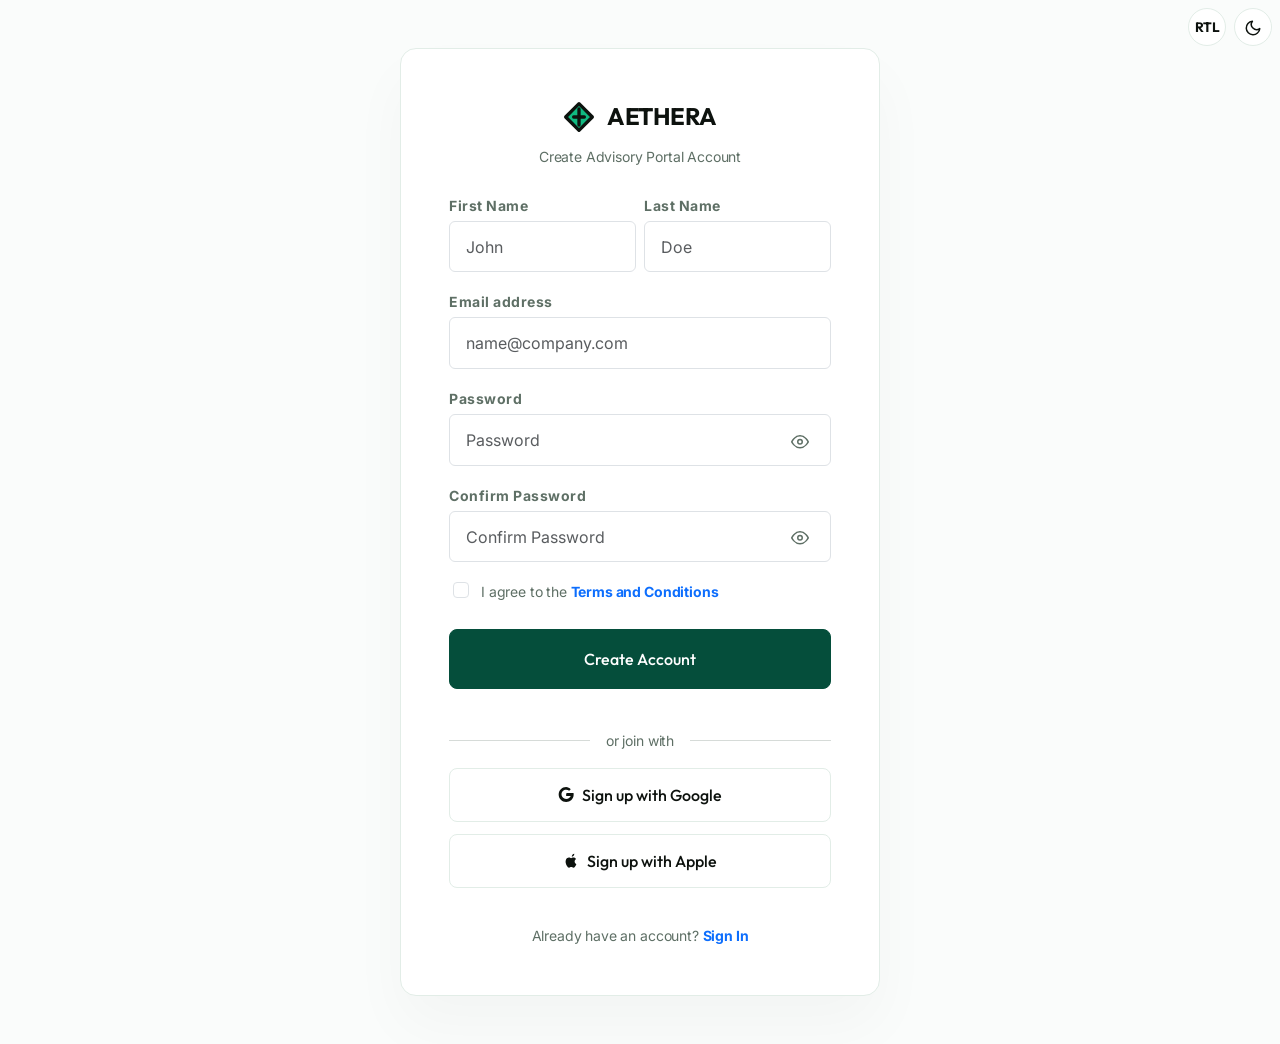
<file: register.html>
﻿<!DOCTYPE html>
<html lang="en" data-theme="light" dir="ltr">
<head>
  <!-- Favicon -->
  <link rel="icon" type="image/svg+xml" href="assets/img/logo.svg">
  <meta charset="UTF-8">
  <meta name="viewport" content="width=device-width, initial-scale=1.0">
  <title>Aethera Portal | Create Account</title>
  
  <!-- Bootstrap 5 CDN -->
  <link href="https://cdn.jsdelivr.net/npm/bootstrap@5.3.3/dist/css/bootstrap.min.css" rel="stylesheet" integrity="sha384-QWTKZyjpPEjISv5WaRU9OFeRpok6YctnYmDr5pNlyT2bRjXh0JMhjY6hW+ALEwIH" crossorigin="anonymous">
  
  <!-- Custom Style Sheets -->
  <link rel="stylesheet" href="assets/css/style.css">
  <link rel="stylesheet" href="assets/css/dark-mode.css">
  <link rel="stylesheet" href="assets/css/rtl.css">
</head>
<body>

  <!-- Floating Utility Buttons Top Right -->
  <div class="position-absolute top-0 end-0 p-2 z-3 d-flex gap-2">
    <button class="utility-btn rtl-toggle-btn" aria-label="Toggle Document Direction" title="Toggle RTL/LTR">
      <span class="rtl-toggle-text">RTL</span>
    </button>
    <button class="utility-btn theme-toggle-btn" aria-label="Toggle Light/Dark Theme" title="Toggle Dark Mode">
      <span class="theme-icon"></span>
    </button>
  </div>

  <div class="auth-wrapper py-5" style="min-height: 110vh;">
    <div class="auth-card reveal-fade-up active">
      
      <!-- Brand Logo inside card -->
      <div class="text-center mb-4">
        <a href="index.html" class="navbar-brand-logo justify-content-center mb-2">
          <svg width="32" height="32" viewBox="0 0 24 24" fill="none" xmlns="http://www.w3.org/2000/svg">
            <path d="M12 2L22 12L12 22L2 12L12 2Z" stroke="currentColor" stroke-width="2.5" stroke-linejoin="round"/>
            <path d="M12 6V18" stroke="currentColor" stroke-width="2.5" stroke-linecap="round"/>
            <path d="M8 12H16" stroke="currentColor" stroke-width="2.5" stroke-linecap="round"/>
          </svg>
          <span style="font-size: 1.5rem; letter-spacing: -0.02em;">AETHERA</span>
        </a>
        <p class="small text-muted mb-0">Create Advisory Portal Account</p>
      </div>

      <!-- Auth Form -->
      <form class="no-ajax" action="login.html" method="GET">
        
        <!-- Name -->
        <div class="row g-2 mb-3">
          <div class="col-6">
            <div class="text-start">
              <label for="registerFirst" class="form-label small fw-bold text-muted mb-1" style="letter-spacing: 0.5px;">First Name</label>
              <input type="text" class="form-control" id="registerFirst" placeholder="John" style="padding: 0.8rem 1rem;" required>
            </div>
          </div>
          <div class="col-6">
            <div class="text-start">
              <label for="registerLast" class="form-label small fw-bold text-muted mb-1" style="letter-spacing: 0.5px;">Last Name</label>
              <input type="text" class="form-control" id="registerLast" placeholder="Doe" style="padding: 0.8rem 1rem;" required>
            </div>
          </div>
        </div>

        <!-- Email -->
        <div class="mb-3 text-start">
          <label for="registerEmail" class="form-label small fw-bold text-muted mb-1" style="letter-spacing: 0.5px;">Email address</label>
          <input type="email" class="form-control" id="registerEmail" placeholder="name@company.com" style="padding: 0.8rem 1rem;" required>
        </div>

        <!-- Password -->
        <div class="mb-3 text-start">
          <label for="registerPassword" class="form-label small fw-bold text-muted mb-1" style="letter-spacing: 0.5px;">Password</label>
          <div class="password-toggle-wrapper">
            <input type="password" class="form-control" id="registerPassword" placeholder="Password" style="padding: 0.8rem 1rem;" required>
            <button type="button" class="password-toggle-btn" aria-label="Toggle password visibility">
              <svg xmlns="http://www.w3.org/2000/svg" width="18" height="18" viewBox="0 0 24 24" fill="none" stroke="currentColor" stroke-width="2" stroke-linecap="round" stroke-linejoin="round"><path d="M1 12s4-8 11-8 11 8 11 8-4 8-11 8-11-8-11-8z"></path><circle cx="12" cy="12" r="3"></circle></svg>
            </button>
          </div>
        </div>

        <!-- Confirm Password -->
        <div class="mb-3 text-start">
          <label for="registerConfirm" class="form-label small fw-bold text-muted mb-1" style="letter-spacing: 0.5px;">Confirm Password</label>
          <div class="password-toggle-wrapper">
            <input type="password" class="form-control" id="registerConfirm" placeholder="Confirm Password" style="padding: 0.8rem 1rem;" required>
            <button type="button" class="password-toggle-btn" aria-label="Toggle password visibility">
              <svg xmlns="http://www.w3.org/2000/svg" width="18" height="18" viewBox="0 0 24 24" fill="none" stroke="currentColor" stroke-width="2" stroke-linecap="round" stroke-linejoin="round"><path d="M1 12s4-8 11-8 11 8 11 8-4 8-11 8-11-8-11-8z"></path><circle cx="12" cy="12" r="3"></circle></svg>
            </button>
          </div>
        </div>

        <!-- Terms & Conditions -->
        <style>
          .highlight-hover { transition: color 0.25s cubic-bezier(0.16, 1, 0.3, 1); text-decoration: none; }
          .highlight-hover:hover { color: var(--color-accent) !important; text-decoration: none; }
          .terms-link { text-decoration: none; transition: all 0.2s ease; }
          .terms-link:hover { text-decoration: underline; opacity: 0.8; }
        </style>
        <div class="form-check text-start mb-4 ms-1">
          <input class="form-check-input" type="checkbox" value="" id="termsCheck" required style="cursor: pointer;">
          <label class="form-check-label small text-muted" for="termsCheck" style="cursor: pointer; padding-left: 4px;">
            I agree to the <a href="#" class="text-primary fw-bold highlight-hover">Terms and Conditions</a>
          </label>
        </div>

        <!-- Submit Button -->
        <button type="submit" class="btn-premium-primary w-100 py-3 mb-4 justify-content-center">
          <span>Create Account</span>
        </button>

        <!-- Separator -->
        <div class="d-flex align-items-center my-3 text-muted">
          <hr class="flex-grow-1 my-0">
          <span class="px-3 small">or join with</span>
          <hr class="flex-grow-1 my-0">
        </div>

        <!-- Social Integrations -->
        <button type="button" class="social-auth-btn" onclick="location.href='login.html'">
          <svg width="16" height="16" fill="currentColor" viewBox="0 0 24 24"><path d="M12.24 10.285V13.4h6.887C18.2 15.614 15.645 18 12.24 18c-3.86 0-7-3.14-7-7s3.14-7 7-7c1.7 0 3.3.6 4.5 1.7l2.4-2.4C17.3 1.5 14.9 0 12.24 0 6.03 0 1 5.03 1 11.24s5.03 11.24 11.24 11.24c6.1 0 11.24-4.4 11.24-11.24 0-.76-.07-1.5-.2-2.22l-10.04-.03z"/></svg>
          <span>Sign up with Google</span>
        </button>
        <button type="button" class="social-auth-btn" onclick="location.href='login.html'">
          <svg width="16" height="16" fill="currentColor" viewBox="0 0 24 24"><path d="M18.71 19.5c-.83 1.24-1.71 2.45-3.05 2.47-1.34.03-1.77-.79-3.29-.79-1.53 0-2 .77-3.27.82-1.31.05-2.3-1.32-3.14-2.53C4.25 17 2.94 12.45 4.7 9.39c.87-1.52 2.43-2.48 4.12-2.51 1.28-.02 2.5.87 3.29.87.78 0 2.26-1.07 3.81-.91.65.03 2.47.26 3.64 1.98-.09.06-2.17 1.28-2.15 3.81.03 3.02 2.65 4.03 2.68 4.04-.03.07-.42 1.44-1.38 2.83M15.97 4.17c.66-.81 1.11-1.93.99-3.06-.96.04-2.13.64-2.82 1.45-.6.69-1.12 1.84-.98 2.94.1.08 2.15-.52 2.81-1.33z"/></svg>
          <span>Sign up with Apple</span>
        </button>

        <!-- Redirect Link -->
        <p class="text-center small text-muted mt-4 mb-0">
          Already have an account? <a href="login.html" class="text-primary fw-bold highlight-hover">Sign In</a>
        </p>
      </form>

    </div>
  </div>

  <!-- Bootstrap 5 JS Bundle CDN -->
  <script src="https://cdn.jsdelivr.net/npm/bootstrap@5.3.3/dist/js/bootstrap.bundle.min.js" integrity="sha384-YvpcrYf0tY3lHB60NNkmXc5s9fDVZLESaAA55NDzOxhy9GkcIdslK1eN7N6jIeHz" crossorigin="anonymous"></script>
  
  <!-- Custom Logic -->
  <script src="assets/js/main.js"></script>
  <!-- Scroll to Top Button -->
  <button id="scrollTopBtn" class="scroll-top-btn" aria-label="Scroll to Top" title="Scroll to Top">
    <svg xmlns="http://www.w3.org/2000/svg" width="20" height="20" viewBox="0 0 24 24" fill="none" stroke="currentColor" stroke-width="2.5" stroke-linecap="round" stroke-linejoin="round">
      <polyline points="18 15 12 9 6 15"></polyline>
    </svg>
  </button>
</body>
</html>
</file>
<file: assets/css/style.css>
@import url('https://fonts.googleapis.com/css2?family=Inter:wght@300;400;500;600;700&family=Outfit:wght@300;400;500;600;700;800&display=swap');

/* --- PREMIUM DESIGN SYSTEM & BASE VARIABLES --- */
:root {
  /* Fonts */
  --font-heading: 'Outfit', sans-serif;
  --font-body: 'Inter', sans-serif;

  /* Colors - Light Theme Default */
  --color-primary: #054e3b;          /* Luxury Deep Emerald Green */
  --color-primary-rgb: 5, 78, 59;
  --color-primary-light: #e6f3ed;
  --color-accent: #10b981;           /* Vibrant Green Accent */
  --color-accent-rgb: 16, 185, 129;
  --color-secondary: #0d120e;        /* Dark Charcoal-Green */
  --color-secondary-rgb: 13, 18, 14;
  --color-bg-main: #fafcfb;          /* Crisp Corporate Mint Off-White */
  --color-bg-surface: #ffffff;       /* Pure White */
  --color-bg-surface-rgb: 255, 255, 255;
  --color-text: #1f2c25;             /* High-Contrast Forest Charcoal */
  --color-text-muted: #5e6f65;       /* Muted Charcoal Green */
  --color-border: #e2ede7;           /* Soft, Clean Border */
  --color-card-shadow: rgba(5, 78, 59, 0.03);
  --color-shadow-hover: rgba(5, 78, 59, 0.09);

  /* Spacing Scale */
  --space-xs: 0.5rem;
  --space-sm: 1rem;
  --space-md: 1.5rem;
  --space-lg: 2rem;
  --space-xl: 3rem;
  --space-xxl: 5rem;
  --space-section: 8rem;

  /* Animations & Transitions */
  --transition-smooth: all 0.5s cubic-bezier(0.16, 1, 0.3, 1);
  --transition-fast: all 0.25s cubic-bezier(0.16, 1, 0.3, 1);
}

/* Base Document Styles */
html, body {
  font-family: var(--font-body);
  background-color: var(--color-bg-main);
  color: var(--color-text);
  overflow-x: hidden;
  line-height: 1.65;
  letter-spacing: -0.01em;
  transition: background-color 0.4s ease, color 0.4s ease, border-color 0.4s ease;
}

.max-width-600 {
  max-width: 600px;
}

h1, h2, h3, h4, h5, h6 {
  font-family: var(--font-heading);
  color: var(--color-secondary);
  letter-spacing: -0.02em;
  line-height: 1.25;
  transition: color 0.4s ease;
}

/* Custom Visual Typography Weight Hierarchy */
.text-display-1 {
  font-size: clamp(2.5rem, 6vw, 4.5rem);
  line-height: 1.1;
  letter-spacing: -0.03em;
}

.text-display-2 {
  font-size: clamp(2rem, 4vw, 3.5rem);
  line-height: 1.15;
  letter-spacing: -0.03em;
}

h1, .text-display-1, h1.fw-bold, .text-display-1.fw-bold {
  font-weight: 600 !important;
}

h2, .text-display-2, h2.fw-bold, .text-display-2.fw-bold {
  font-weight: 500 !important;
}

h3, .h3, h3.fw-bold, .h3.fw-bold {
  font-weight: 500 !important;
}

h4, .h4, h4.fw-bold, .h4.fw-bold {
  font-weight: 400 !important;
}

/* Exclude data metric numbers from the light heading hierarchy */
h4.metric-number,
h4#calcCapacity,
h4#calcCO2,
h4#calcSavings,
.calculator-result-box h4 {
  font-weight: 700 !important;
}

h5, .h5, h5.fw-bold, .h5.fw-bold {
  font-weight: 400 !important;
}

h6, .h6, h6.fw-bold, .h6.fw-bold {
  font-weight: 400 !important;
}

/* Background Pattern Utilities */
.bg-dots {
  background-image: radial-gradient(rgba(var(--color-primary-rgb), 0.04) 1.2px, transparent 1.2px);
  background-size: 24px 24px;
}

p.lead {
  font-size: clamp(1.1rem, 2vw, 1.25rem);
  font-weight: 400;
  color: var(--color-text-muted);
}

.text-muted {
  color: var(--color-text-muted) !important;
}

a {
  color: var(--color-primary);
  text-decoration: none;
  transition: var(--transition-fast);
}
a:hover {
  color: var(--color-accent);
}

/* --- STICKY HEADER --- */
.navbar-custom {
  position: fixed;
  top: 0;
  left: 0;
  right: 0;
  z-index: 1050;
  background-color: rgba(var(--color-bg-surface-rgb), 0.85);
  backdrop-filter: blur(12px);
  -webkit-backdrop-filter: blur(12px);
  border-bottom: 1px solid var(--color-border);
  padding: 1.2rem 0;
  transition: var(--transition-smooth);
}

.navbar-custom.scrolled {
  padding: 0.8rem 0;
  box-shadow: 0 10px 30px rgba(0, 0, 0, 0.02);
}

.navbar-brand-logo {
  display: flex;
  align-items: center;
  gap: 0.75rem;
  font-family: var(--font-heading);
  font-weight: 700;
  font-size: 1.25rem;
  color: var(--color-secondary) !important;
}

.navbar-brand-logo svg {
  fill: var(--color-accent);
  transition: var(--transition-smooth);
}

.nav-link-custom {
  font-family: var(--font-heading);
  font-weight: 500;
  font-size: 0.95rem;
  color: var(--color-text) !important;
  padding: 0.5rem 1rem !important;
  position: relative;
  transition: var(--transition-fast);
}

.nav-link-custom:hover {
  color: var(--color-primary) !important;
}

.nav-link-custom.active {
  color: var(--color-primary) !important;
  font-weight: 700;
}

.nav-link-custom::after {
  content: '';
  position: absolute;
  bottom: -2px;
  left: 1rem;
  right: 1rem;
  height: 3px;
  background-color: var(--color-accent);
  border-radius: 2px;
  transform: scaleX(0);
  transform-origin: right;
  transition: transform 0.3s cubic-bezier(0.16, 1, 0.3, 1);
  margin: 0;
  border: none;
}

.nav-link-custom:hover::after,
.nav-link-custom.active::after {
  transform: scaleX(1);
  transform-origin: left;
}

/* --- DROPDOWN OVERRIDES --- */
.dropdown-menu {
  background-color: rgba(var(--color-bg-surface-rgb), 0.95);
  backdrop-filter: blur(12px);
  -webkit-backdrop-filter: blur(12px);
  border: 1px solid var(--color-border);
  box-shadow: 0 10px 30px var(--color-card-shadow);
  border-radius: 0.5rem;
  padding: 0.5rem;
}

.dropdown-item {
  color: var(--color-text);
  font-family: var(--font-heading);
  font-weight: 500;
  border-radius: 0.35rem;
  transition: var(--transition-fast);
}

.dropdown-item:hover,
.dropdown-item:focus,
.dropdown-item.active {
  background-color: var(--color-primary-light);
  color: var(--color-primary);
}

/* --- BUTTONS (Luxury Micro-interactions) --- */
.btn-premium-primary {
  background-color: var(--color-primary);
  color: #ffffff !important;
  font-family: var(--font-heading);
  font-weight: 500;
  padding: 0.8rem 2rem;
  border-radius: 8px;
  border: 1px solid var(--color-primary);
  position: relative;
  overflow: hidden;
  z-index: 1;
  transition: transform 0.3s cubic-bezier(0.16, 1, 0.3, 1), box-shadow 0.3s cubic-bezier(0.16, 1, 0.3, 1), border-color 0.3s cubic-bezier(0.16, 1, 0.3, 1);
  display: inline-flex;
  align-items: center;
  justify-content: center;
  gap: 0.5rem;
  min-width: 240px;
}

.btn-premium-primary::before {
  content: '';
  position: absolute;
  top: 0;
  left: 0;
  width: 100%;
  height: 100%;
  background-color: var(--color-accent);
  z-index: -1;
  transform: scaleX(0);
  transform-origin: right;
  transition: transform 0.4s cubic-bezier(0.16, 1, 0.3, 1);
}

.btn-premium-primary:hover {
  border-color: var(--color-accent);
  transform: translateY(-2px);
  box-shadow: 0 10px 25px -5px rgba(16, 185, 129, 0.35);
}

.btn-premium-primary:hover::before {
  transform: scaleX(1);
  transform-origin: left;
}

.btn-premium-secondary {
  background-color: transparent;
  color: var(--color-secondary) !important;
  font-family: var(--font-heading);
  font-weight: 500;
  padding: 0.8rem 2rem;
  border-radius: 8px;
  border: 1px solid var(--color-border);
  position: relative;
  z-index: 1;
  overflow: hidden;
  transition: transform 0.3s cubic-bezier(0.16, 1, 0.3, 1), box-shadow 0.3s cubic-bezier(0.16, 1, 0.3, 1), border-color 0.3s cubic-bezier(0.16, 1, 0.3, 1);
  display: inline-flex;
  align-items: center;
  justify-content: center;
  gap: 0.5rem;
  min-width: 240px;
}

/* Navbar Login button — compact, no forced min-width */
.desktop-login-btn {
  min-width: unset;
  padding: 0.5rem 1.5rem;
}

/* Ensure hero section buttons stretch equally when wrapping */
.hero-section .d-lg-flex > .btn-premium-primary,
.hero-section .d-lg-flex > .btn-premium-secondary {
  flex: 1 1 auto;
}

.btn-premium-secondary::before {
  content: '';
  position: absolute;
  top: 0;
  left: 0;
  width: 100%;
  height: 100%;
  background-color: rgba(var(--color-primary-rgb), 0.05);
  z-index: -1;
  transform: translateY(100%);
  transition: transform 0.4s cubic-bezier(0.16, 1, 0.3, 1);
}

.btn-premium-secondary:hover {
  border-color: var(--color-primary);
  transform: translateY(-2px);
  box-shadow: 0 10px 25px -5px rgba(5, 78, 59, 0.08);
}

.btn-premium-secondary:hover::before {
  transform: translateY(0);
}

/* Magnetic Hover Trigger elements (optional helper class) */
.magnetic-btn {
  transition: transform 0.3s cubic-bezier(0.25, 1, 0.5, 1);
}

/* --- HERO SECTION --- */
.hero-section {
  padding-top: calc(var(--space-section) + 3rem);
  padding-bottom: var(--space-section);
  position: relative;
  overflow: hidden;
  background-color: var(--color-bg-main);
  background-image: radial-gradient(rgba(var(--color-primary-rgb), 0.04) 1.2px, transparent 1.2px);
  background-size: 24px 24px;
}

.hero-section::after {
  content: '';
  position: absolute;
  top: -15%;
  right: -10%;
  width: 600px;
  height: 600px;
  background: radial-gradient(circle, rgba(16, 185, 129, 0.08) 0%, rgba(5, 78, 59, 0.01) 60%, transparent 100%);
  border-radius: 50%;
  z-index: 0;
  pointer-events: none;
}

.services-hero {
  background-image: linear-gradient(rgba(250, 252, 251, 0.9), rgba(250, 252, 251, 0.9)), url('https://images.unsplash.com/photo-1473341304170-971dccb5ac1e?auto=format&fit=crop&w=1920&q=80');
  background-size: cover;
  background-position: center;
  background-repeat: no-repeat;
}

.hero-overlay-graphic {
  position: absolute;
  top: -10%;
  right: -10%;
  width: 60%;
  height: 80%;
  background: radial-gradient(circle, rgba(var(--color-primary-rgb), 0.05) 0%, rgba(255,255,255,0) 70%);
  pointer-events: none;
  z-index: 0;
}

.hero-visual-wrapper {
  position: relative;
  z-index: 2;
  border-radius: 20px;
  overflow: hidden;
  box-shadow: 0 25px 60px rgba(5, 78, 59, 0.09);
  transition: transform 0.5s cubic-bezier(0.16, 1, 0.3, 1), box-shadow 0.5s cubic-bezier(0.16, 1, 0.3, 1);
}

.hero-visual-wrapper:hover {
  transform: translateY(-4px) scale(1.01);
  box-shadow: 0 35px 70px rgba(5, 78, 59, 0.15);
}

.hero-img-main {
  width: 100%;
  height: 500px;
  object-fit: cover;
  border-radius: 20px;
  transition: transform 0.8s cubic-bezier(0.16, 1, 0.3, 1);
}

.hero-visual-wrapper:hover .hero-img-main {
  transform: scale(1.04);
}

.glass-card-metrics {
  position: absolute;
  bottom: 25px;
  left: 25px;
  background: rgba(var(--color-bg-surface-rgb), 0.9);
  backdrop-filter: blur(20px);
  -webkit-backdrop-filter: blur(20px);
  border: 1px solid rgba(var(--color-primary-rgb), 0.08);
  border-radius: 12px;
  padding: 1.25rem 1.75rem;
  box-shadow: 0 15px 35px rgba(5, 78, 59, 0.08);
  display: flex;
  align-items: center;
  gap: 1rem;
  z-index: 3;
  transition: transform 0.4s cubic-bezier(0.16, 1, 0.3, 1);
}

.hero-visual-wrapper:hover .glass-card-metrics {
  transform: translateY(-4px);
}

/* --- SECTIONS COMMON --- */
section {
  padding: var(--space-section) 0;
  position: relative;
}

.section-tagline {
  font-family: var(--font-heading);
  text-transform: uppercase;
  font-size: 0.85rem;
  letter-spacing: 0.15em;
  color: var(--color-accent);
  font-weight: 700;
  margin-bottom: 0.75rem;
  display: block;
}

.section-title {
  margin-bottom: var(--space-xl);
  max-width: 700px;
}

/* --- CARDS (Hover elevation & reveals) --- */
.premium-card {
  background-color: var(--color-bg-surface);
  border: 1px solid var(--color-border);
  border-radius: 16px;
  padding: 2.5rem;
  box-shadow: 0 4px 20px var(--color-card-shadow);
  transition: transform 0.4s cubic-bezier(0.16, 1, 0.3, 1), box-shadow 0.4s cubic-bezier(0.16, 1, 0.3, 1), border-color 0.4s cubic-bezier(0.16, 1, 0.3, 1);
  height: 100%;
  position: relative;
  overflow: hidden;
  z-index: 1;
  text-align: center;
  display: flex;
  flex-direction: column;
  align-items: center;
}

.premium-card > p {
  flex-grow: 1;
}

.premium-card:hover {
  transform: translateY(-6px);
  box-shadow: 0 20px 45px var(--color-shadow-hover);
  border-color: rgba(var(--color-primary-rgb), 0.25);
}

.card-icon-wrapper {
  width: 60px;
  height: 60px;
  border-radius: 12px;
  background-color: var(--color-primary-light);
  display: flex;
  align-items: center;
  justify-content: center;
  margin: 0 auto 1.5rem;
  color: var(--color-primary);
  transition: transform 0.4s cubic-bezier(0.16, 1, 0.3, 1), background-color 0.4s ease, color 0.4s ease;
}

.premium-card:hover .card-icon-wrapper {
  background-color: var(--color-primary);
  color: #ffffff;
  transform: scale(1.08);
}

/* --- ENERGY TRANSITION PROCESS (Timeline) --- */
.timeline-wrapper {
  position: relative;
  padding: 2rem 0;
}

@media (min-width: 992px) {
  .timeline-line {
    position: absolute;
    top: 50px;
    left: 0;
    width: 100%;
    height: 2px;
    background: linear-gradient(90deg, var(--color-border) 0%, rgba(var(--color-primary-rgb), 0.2) 50%, var(--color-border) 100%);
    z-index: 1;
  }
}

@media (max-width: 991px) {
  .timeline-line {
    position: absolute;
    top: 30px;
    bottom: 30px;
    left: 50%;
    width: 2px;
    height: calc(100% - 60px);
    transform: translateX(-50%);
    background: linear-gradient(180deg, var(--color-border) 0%, rgba(var(--color-primary-rgb), 0.2) 50%, var(--color-border) 100%);
    z-index: 1;
  }
  .timeline-step {
    margin-bottom: 2.5rem;
  }
  .timeline-step:last-child {
    margin-bottom: 0;
  }
}

.timeline-step {
  text-align: center;
  position: relative;
  z-index: 2;
  transition: var(--transition-smooth);
}

.timeline-badge {
  width: 40px;
  height: 40px;
  border-radius: 50%;
  background-color: var(--color-bg-surface);
  border: 2px solid var(--color-primary);
  color: var(--color-primary);
  font-family: var(--font-heading);
  font-weight: 700;
  display: flex;
  align-items: center;
  justify-content: center;
  margin: 0 auto 1.5rem;
  transition: var(--transition-smooth);
  box-shadow: 0 4px 10px rgba(0, 0, 0, 0.05);
}

.timeline-step:hover .timeline-badge {
  background-color: var(--color-primary);
  color: #ffffff;
  transform: scale(1.1);
  box-shadow: 0 0 20px rgba(var(--color-primary-rgb), 0.4);
}

.timeline-title {
  font-size: 1.15rem;
  font-weight: 600;
  margin-bottom: 0.5rem;
  color: var(--color-secondary);
}

.timeline-text {
  font-size: 0.9rem;
  color: var(--color-text-muted);
  padding: 0 1rem;
}

/* --- FEATURED CASE STUDIES --- */
.portfolio-filter {
  display: flex;
  gap: 1rem;
  justify-content: center;
  margin-bottom: var(--space-xl);
  flex-wrap: wrap;
}

.filter-btn {
  background: transparent;
  border: 1px solid var(--color-border);
  padding: 0.6rem 1.5rem;
  border-radius: 30px;
  font-family: var(--font-heading);
  font-weight: 500;
  color: var(--color-text-muted);
  cursor: pointer;
  transition: var(--transition-fast);
}

.filter-btn:hover,
.filter-btn.active {
  background-color: var(--color-primary);
  color: #ffffff;
  border-color: var(--color-primary);
}

.case-study-card {
  position: relative;
  border-radius: 12px;
  overflow: hidden;
  height: 400px;
  cursor: pointer;
  box-shadow: 0 10px 30px var(--color-card-shadow);
  transition: var(--transition-smooth);
}

.case-study-img {
  width: 100%;
  height: 100%;
  object-fit: cover;
  transition: var(--transition-smooth);
}

.case-study-overlay {
  position: absolute;
  top: 0;
  left: 0;
  width: 100%;
  height: 100%;
  background: linear-gradient(to top, rgba(13, 18, 14, 0.9) 0%, rgba(13, 18, 14, 0.4) 60%, rgba(13, 18, 14, 0) 100%);
  display: flex;
  flex-direction: column;
  justify-content: flex-end;
  padding: 2.5rem;
  transition: var(--transition-smooth);
}

.case-study-type {
  font-family: var(--font-heading);
  text-transform: uppercase;
  font-size: 0.75rem;
  letter-spacing: 0.1em;
  color: var(--color-accent);
  font-weight: 700;
  margin-bottom: 0.5rem;
}

.case-study-title {
  color: #ffffff;
  font-size: 1.5rem;
  margin-bottom: 0.5rem;
}

.case-study-results {
  font-size: 0.95rem;
  color: rgba(255, 255, 255, 0.85);
  transform: translateY(20px);
  opacity: 0;
  transition: var(--transition-smooth);
}

.case-study-card:hover {
  transform: scale(1.02);
}

.case-study-card:hover .case-study-img {
  transform: scale(1.1);
}

.case-study-card:hover .case-study-results {
  transform: translateY(0);
  opacity: 1;
}

/* --- WHY CHOOSE US (Metrics & Value Prop) --- */
.why-choose-us-section {
  background-color: var(--color-primary);
  color: #ffffff;
  position: relative;
  overflow: hidden;
}

.why-choose-us-section .section-title {
  color: #ffffff;
}

.value-prop-card {
  background: rgba(255, 255, 255, 0.03);
  border: 1px solid rgba(255, 255, 255, 0.08);
  border-radius: 16px;
  padding: 2.2rem;
  transition: transform 0.4s cubic-bezier(0.16, 1, 0.3, 1), background 0.4s ease, border-color 0.4s ease;
  height: 100%;
}

.value-prop-card:hover {
  background: rgba(255, 255, 255, 0.06);
  border-color: rgba(16, 185, 129, 0.4);
  transform: translateY(-5px);
}

.metric-number {
  font-family: var(--font-heading);
  font-size: clamp(3rem, 5vw, 4.5rem);
  font-weight: 800;
  line-height: 1;
  color: var(--color-accent);
  margin-bottom: 0.5rem;
  display: block;
}

@media (max-width: 767px) {
  .border-0-mobile {
    border-left: 0 !important;
    border-top: 1px solid rgba(255, 255, 255, 0.1);
    padding-top: 1.5rem;
    margin-top: 1rem;
  }
}

/* --- CTA SECTION --- */
.cta-container-box {
  background-color: var(--color-secondary);
  border-radius: 20px;
  padding: 5rem 3rem;
  position: relative;
  overflow: hidden;
  box-shadow: 0 30px 60px rgba(13, 18, 14, 0.15);
  border: 1px solid rgba(255, 255, 255, 0.05);
}

.cta-glow-element {
  position: absolute;
  bottom: -50%;
  right: -20%;
  width: 60%;
  height: 100%;
  background: radial-gradient(circle, rgba(16, 185, 129, 0.12) 0%, rgba(255, 255, 255, 0) 70%);
  pointer-events: none;
}

/* --- FOOTER --- */
/* Align footer columns neatly: brand left, link columns evenly spaced to the right */
.footer-custom .row {
  justify-content: space-between;
}

.footer-custom .col-lg-4,
.footer-custom .col-lg-5 {
  max-width: 340px;
}

.footer-custom {
  background-color: var(--color-bg-surface);
  color: var(--color-text-muted);
  padding: 6rem 0 2.5rem;
  border-top: 1px solid var(--color-border);
}

.footer-custom a {
  color: var(--color-text-muted);
  transition: var(--transition-fast);
}

.footer-custom a:hover {
  color: var(--color-accent);
}

.footer-custom .list-unstyled a {
  display: inline-block;
}

.footer-custom .list-unstyled a:hover {
  transform: translateX(4px);
  color: var(--color-accent) !important;
}

/* Social links hover effect in footer */
.footer-custom .d-flex.gap-3.mt-4 a {
  display: inline-flex;
  align-items: center;
  justify-content: center;
  width: 38px;
  height: 38px;
  border-radius: 50%;
  background-color: rgba(var(--color-primary-rgb), 0.08);
  color: var(--color-text-muted);
  transition: var(--transition-fast);
}

.footer-custom .d-flex.gap-3.mt-4 a:hover {
  background-color: var(--color-primary);
  color: #ffffff !important;
  transform: translateY(-3px) scale(1.1);
  box-shadow: 0 4px 12px rgba(var(--color-primary-rgb), 0.25);
}

.footer-logo-title {
  color: var(--color-secondary) !important;
  font-family: var(--font-heading);
  font-weight: 700;
  font-size: 1.25rem;
}

.footer-logo-title svg {
  fill: var(--color-accent);
}

.footer-section-title {
  font-family: var(--font-heading);
  color: var(--color-secondary);
  font-size: 1.1rem;
  font-weight: 600;
  margin-bottom: 1.5rem;
}

.footer-bottom {
  margin-top: 5rem;
  padding-top: 2rem;
  border-top: 1px solid var(--color-border);
  font-size: 0.9rem;
}

/* --- ANIMATION UTILITIES (Reveal on Scroll) --- */
.reveal-fade-up {
  opacity: 0;
  transform: translateY(40px);
  transition: opacity 0.8s cubic-bezier(0.16, 1, 0.3, 1), transform 0.8s cubic-bezier(0.16, 1, 0.3, 1);
}

.reveal-fade-up.active {
  opacity: 1;
  transform: translateY(0);
}

.stagger-1 { transition-delay: 0.1s; }
.stagger-2 { transition-delay: 0.2s; }
.stagger-3 { transition-delay: 0.3s; }
.stagger-4 { transition-delay: 0.4s; }

/* Offcanvas Hamburger styling */
.btn-hamburger {
  background: transparent;
  border: none;
  width: 30px;
  height: 30px;
  position: relative;
  cursor: pointer;
  display: none; /* Screen sizes below desktop will toggle display */
}

.hamburger-line {
  display: block;
  width: 100%;
  height: 2px;
  background-color: var(--color-secondary);
  position: absolute;
  left: 0;
  transition: var(--transition-fast);
}

.hamburger-line-1 { top: 6px; }
.hamburger-line-2 { top: 14px; }
.hamburger-line-3 { top: 22px; }

/* Hamburger Active State (X) */
.btn-hamburger.is-active .hamburger-line-1 {
  transform: translateY(8px) rotate(45deg);
}
.btn-hamburger.is-active .hamburger-line-2 {
  opacity: 0;
}
.btn-hamburger.is-active .hamburger-line-3 {
  transform: translateY(-8px) rotate(-45deg);
}

.offcanvas-custom {
  background-color: var(--color-bg-surface);
  border-left: 1px solid var(--color-border);
  transition: var(--transition-smooth) !important;
}

.offcanvas-custom .nav-link-custom {
  font-size: 1.5rem;
  padding: 1rem 0 !important;
  border-bottom: 1px solid var(--color-border);
}

.offcanvas-custom .nav-link-custom::after {
  display: none;
}

/* Utility buttons */
.utility-controls {
  display: flex;
  gap: 0.75rem;
  align-items: center;
}

.utility-btn {
  width: 38px;
  height: 38px;
  border-radius: 50%;
  border: 1px solid var(--color-border);
  background-color: var(--color-bg-surface);
  display: flex;
  align-items: center;
  justify-content: center;
  cursor: pointer;
  color: var(--color-secondary);
  font-size: 0.85rem;
  font-family: var(--font-heading);
  font-weight: 700;
  transition: var(--transition-fast);
}

.utility-btn:hover {
  background-color: var(--color-primary);
  color: #ffffff;
  border-color: var(--color-primary);
}

/* --- HOME PAGE 2 EXCLUSIVES (Futuristic Grid Dashboard) --- */
.dashboard-wrapper {
  position: relative;
  background-color: var(--color-bg-surface);
  border: 1px solid rgba(var(--color-primary-rgb), 0.12);
  border-radius: 20px;
  box-shadow: 0 20px 50px var(--color-card-shadow), 0 0 0 1px rgba(var(--color-primary-rgb), 0.02);
  overflow: hidden;
  z-index: 2;
  transition: var(--transition-smooth);
}

.dashboard-header {
  display: flex;
  align-items: center;
  justify-content: space-between;
  padding: 0.85rem 1.5rem;
  background-color: rgba(var(--color-bg-surface-rgb), 0.6);
  border-bottom: 1px solid var(--color-border);
  backdrop-filter: blur(8px);
  -webkit-backdrop-filter: blur(8px);
  z-index: 5;
  position: relative;
}

.dashboard-window-controls {
  display: flex;
  gap: 0.45rem;
  align-items: center;
}

.dashboard-window-dot {
  width: 10px;
  height: 10px;
  border-radius: 50%;
  display: inline-block;
}

.dashboard-window-dot.close { background-color: #ef4444; opacity: 0.65; }
.dashboard-window-dot.minimize { background-color: #f59e0b; opacity: 0.65; }
.dashboard-window-dot.maximize { background-color: #10b981; opacity: 0.65; }

.dashboard-status-indicator {
  display: flex;
  align-items: center;
  gap: 0.5rem;
  font-size: 0.72rem;
  font-family: var(--font-heading);
  font-weight: 700;
  color: var(--color-text-muted);
  letter-spacing: 0.1em;
  text-transform: uppercase;
}

.dashboard-status-pulse {
  width: 7px;
  height: 7px;
  background-color: var(--color-accent);
  border-radius: 50%;
  display: inline-block;
  box-shadow: 0 0 8px var(--color-accent);
  animation: statusPulse 1.8s infinite ease-in-out;
}

.dashboard-body {
  position: relative;
  width: 100%;
  overflow: hidden;
  display: flex;
  align-items: center;
  justify-content: center;
}

.dashboard-body-grid {
  position: absolute;
  top: 0;
  left: 0;
  width: 100%;
  height: 100%;
  background-image: 
    radial-gradient(circle at 50% 50%, rgba(var(--color-primary-rgb), 0.03) 0%, transparent 80%),
    linear-gradient(rgba(var(--color-primary-rgb), 0.04) 1px, transparent 1px),
    linear-gradient(90deg, rgba(var(--color-primary-rgb), 0.04) 1px, transparent 1px);
  background-size: 100% 100%, 28px 28px, 28px 28px;
  pointer-events: none;
  z-index: 0;
}

.hero-split-canvas {
  width: 100%;
  height: 100%;
  min-height: 480px;
  background: transparent;
  position: relative;
  z-index: 1;
}

/* Glassmorphic Telemetry Widget */
.floating-stat-widget {
  position: absolute;
  background: rgba(var(--color-bg-surface-rgb), 0.75);
  backdrop-filter: blur(20px) saturate(180%);
  -webkit-backdrop-filter: blur(20px) saturate(180%);
  border: 1px solid rgba(255, 255, 255, 0.25);
  padding: 0.9rem 1.4rem;
  border-radius: 14px;
  box-shadow: 0 15px 35px rgba(5, 78, 59, 0.07), inset 0 1px 1px rgba(255, 255, 255, 0.5);
  display: flex;
  align-items: center;
  gap: 0.85rem;
  z-index: 10;
  transition: border-color 0.3s ease, box-shadow 0.3s ease;
}

.floating-stat-widget:hover {
  border-color: rgba(var(--color-primary-rgb), 0.25);
  box-shadow: 0 20px 40px rgba(5, 78, 59, 0.12), inset 0 1px 1px rgba(255, 255, 255, 0.6);
}

.widget-icon-box {
  width: 38px;
  height: 38px;
  border-radius: 10px;
  display: flex;
  align-items: center;
  justify-content: center;
  flex-shrink: 0;
}

.widget-icon-box.green {
  background-color: rgba(16, 185, 129, 0.12);
  color: #10b981;
}

.widget-icon-box.blue {
  background-color: rgba(59, 130, 246, 0.12);
  color: #3b82f6;
}

.widget-info {
  display: flex;
  flex-direction: column;
}

.widget-label {
  font-size: 0.65rem;
  font-family: var(--font-heading);
  text-transform: uppercase;
  font-weight: 700;
  color: var(--color-text-muted);
  letter-spacing: 0.08em;
  margin-bottom: 0.15rem;
}

.widget-value {
  font-size: 1.15rem;
  font-family: var(--font-heading);
  font-weight: 800;
  color: var(--color-secondary);
  line-height: 1.2;
}

.widget-trend {
  font-size: 0.68rem;
  font-weight: 700;
  padding: 0.15rem 0.45rem;
  border-radius: 30px;
  font-family: var(--font-heading);
}

.widget-trend.green {
  background-color: rgba(16, 185, 129, 0.08);
  color: #10b981;
}

.widget-trend.blue {
  background-color: rgba(59, 130, 246, 0.08);
  color: #3b82f6;
}

/* Animations */
.widget-pos-1 {
  top: 18%;
  right: 6%;
  animation: floatWidget1 5s ease-in-out infinite alternate;
}

.widget-pos-2 {
  bottom: 18%;
  left: 6%;
  animation: floatWidget2 6s ease-in-out infinite alternate;
}

@keyframes statusPulse {
  0% { transform: scale(0.9); opacity: 0.55; }
  50% { transform: scale(1.25); opacity: 1; }
  100% { transform: scale(0.9); opacity: 0.55; }
}

@keyframes floatWidget1 {
  0% { transform: translateY(0px) rotate(0deg); }
  100% { transform: translateY(-12px) rotate(0.5deg); }
}

@keyframes floatWidget2 {
  0% { transform: translateY(0px) rotate(0deg); }
  100% { transform: translateY(-15px) rotate(-0.5deg); }
}

/* --- GLOBAL IMPACT MAP (SVG) --- */
.impact-map-container {
  position: relative;
  background: var(--color-bg-surface);
  border: 1px solid var(--color-border);
  border-radius: 16px;
  padding: 3rem;
  box-shadow: 0 20px 40px var(--color-card-shadow);
  display: flex;
  justify-content: center;
  align-items: center;
}

.map-marker {
  position: absolute;
  width: 12px;
  height: 12px;
  background-color: var(--color-accent);
  border-radius: 50%;
  cursor: pointer;
}

.map-marker::after {
  content: '';
  position: absolute;
  top: -6px;
  left: -6px;
  width: 24px;
  height: 24px;
  border: 2px solid var(--color-accent);
  border-radius: 50%;
  animation: mapPulse 2s infinite ease-out;
}

.marker-tooltip {
  position: absolute;
  bottom: 25px;
  left: 50%;
  transform: translateX(-50%) translateY(10px);
  background-color: var(--color-secondary);
  color: #ffffff;
  padding: 0.5rem 1rem;
  border-radius: 4px;
  font-size: 0.8rem;
  font-family: var(--font-heading);
  white-space: nowrap;
  opacity: 0;
  pointer-events: none;
  transition: var(--transition-fast);
  z-index: 10;
}

.map-marker:hover .marker-tooltip {
  opacity: 1;
  transform: translateX(-50%) translateY(0);
}

@keyframes mapPulse {
  0% { transform: scale(0.5); opacity: 1; }
  100% { transform: scale(2); opacity: 0; }
}

/* --- PRICING PAGE EXCLUSIVES --- */
.pricing-switch-container {
  display: flex;
  align-items: center;
  justify-content: center;
  gap: 1rem;
  margin-bottom: var(--space-xl);
}

.pricing-switch {
  position: relative;
  display: inline-block;
  width: 60px;
  height: 32px;
}

.pricing-switch input {
  opacity: 0;
  width: 0;
  height: 0;
}

.pricing-slider {
  position: absolute;
  cursor: pointer;
  top: 0;
  left: 0;
  right: 0;
  bottom: 0;
  background-color: var(--color-border);
  transition: .4s;
  border-radius: 34px;
}

.pricing-slider:before {
  position: absolute;
  content: "";
  height: 24px;
  width: 24px;
  left: 4px;
  bottom: 4px;
  background-color: white;
  transition: .4s;
  border-radius: 50%;
}

input:checked + .pricing-slider {
  background-color: var(--color-primary);
}

input:checked + .pricing-slider:before {
  transform: translateX(28px);
}

.pricing-card.popular {
  border-color: var(--color-primary);
  box-shadow: 0 20px 45px rgba(5, 78, 59, 0.08);
  transform: scale(1.03);
  overflow: visible;
}

.pricing-card.popular:hover {
  transform: scale(1.03) translateY(-8px);
}

.popular-badge {
  position: absolute;
  top: 0;
  left: 50%;
  transform: translate(-50%, -50%);
  background-color: var(--color-primary);
  color: #ffffff;
  padding: 0.3rem 0.8rem;
  border-radius: 20px;
  font-size: 0.75rem;
  font-family: var(--font-heading);
  font-weight: 600;
}

/* --- AUTH PAGES (Login & Register) --- */
.auth-wrapper {
  min-height: 100vh;
  display: flex;
  align-items: center;
  justify-content: center;
  background-color: var(--color-bg-main);
  padding: 2rem 1rem;
  position: relative;
}

.auth-card {
  width: 100%;
  max-width: 480px;
  background-color: var(--color-bg-surface);
  border: 1px solid var(--color-border);
  border-radius: 16px;
  padding: 3rem;
  box-shadow: 0 30px 60px rgba(0, 0, 0, 0.03);
}

.form-floating > .form-control {
  border: 1px solid var(--color-border);
  border-radius: 8px;
  background-color: transparent;
  color: var(--color-text);
}

.form-floating > .form-control:focus {
  border-color: var(--color-primary);
  box-shadow: 0 0 0 3px rgba(var(--color-primary-rgb), 0.1);
}

.password-toggle-wrapper {
  position: relative;
}

.password-toggle-btn {
  position: absolute;
  top: 50%;
  right: 1rem;
  transform: translateY(-50%);
  background: none;
  border: none;
  color: var(--color-text-muted);
  cursor: pointer;
  z-index: 10;
}

.social-auth-btn {
  width: 100%;
  padding: 0.8rem 1rem;
  border-radius: 8px;
  border: 1px solid var(--color-border);
  background-color: var(--color-bg-surface);
  color: var(--color-secondary);
  font-family: var(--font-heading);
  font-weight: 500;
  display: inline-flex;
  align-items: center;
  justify-content: center;
  gap: 0.5rem;
  transition: var(--transition-fast);
  margin-bottom: 0.75rem;
}

.social-auth-btn:hover {
  background-color: var(--color-bg-main);
  border-color: var(--color-text-muted);
}

/* --- 404 & COMING SOON --- */
.fullscreen-center-section {
  min-height: 100vh;
  display: flex;
  flex-direction: column;
  justify-content: center;
  align-items: center;
  text-align: center;
  padding: 2rem;
  background-color: var(--color-bg-main);
}

.grid-energy-flow-visual {
  width: 200px;
  height: 200px;
  position: relative;
  margin-bottom: var(--space-lg);
}

.energy-node {
  position: absolute;
  width: 20px;
  height: 20px;
  border-radius: 50%;
  background-color: var(--color-primary);
}

.energy-line-animated {
  position: absolute;
  background-color: var(--color-accent);
  opacity: 0.3;
}

.countdown-box {
  background: var(--color-bg-surface);
  border: 1px solid var(--color-border);
  border-radius: 12px;
  padding: 1.5rem;
  min-width: 100px;
  box-shadow: 0 10px 25px var(--color-card-shadow);
}

.countdown-number {
  font-family: var(--font-heading);
  font-size: 2.5rem;
  font-weight: 700;
  color: var(--color-primary);
  line-height: 1.2;
}

.countdown-label {
  font-size: 0.8rem;
  color: var(--color-text-muted);
  text-transform: uppercase;
  letter-spacing: 0.05em;
}

/* --- FOOTER HOVER EFFECTS --- */
.footer-custom ul.list-unstyled li a,
.footer-bottom a {
  display: inline-block;
  position: relative;
  transition: all 0.3s cubic-bezier(0.16, 1, 0.3, 1);
}

.footer-custom ul.list-unstyled li a:hover,
.footer-bottom a:hover {
  color: var(--color-accent) !important;
  transform: translateX(6px);
}

.footer-custom .col-lg-4 .d-flex.gap-3 a {
  display: inline-block;
  transition: transform 0.3s cubic-bezier(0.16, 1, 0.3, 1), color 0.3s ease;
}

.footer-custom .col-lg-4 .d-flex.gap-3 a:hover {
  color: var(--color-accent) !important;
  transform: translateY(-5px) scale(1.15);
}

/* --- RESPONSIVE ADJUSTMENTS --- */
@media (max-width: 1099.98px) {
  .desktop-login-btn {
    display: none !important;
  }
  .btn-hamburger {
    display: block;
  }
  .navbar-custom .navbar-nav-desktop {
    display: none !important;
  }
  .offcanvas-custom .dropdown-menu {
    position: static !important;
    transform: none !important;
    float: none;
  }
  .hero-img-main {
    height: 350px;
    margin-top: 2rem;
  }
  .glass-card-metrics {
    position: relative;
    bottom: 0;
    left: 0;
    margin-top: 1rem;
  }
  .timeline-line {
    display: none;
  }
  .timeline-step {
    text-align: left;
    display: grid;
    grid-template-columns: 40px 1fr;
    column-gap: 1.5rem;
    margin-bottom: 2rem;
  }
  .timeline-badge {
    grid-column: 1;
    grid-row: 1;
    margin: 0;
  }
  .timeline-title {
    grid-column: 2;
    grid-row: 1;
    margin-bottom: 0.25rem;
    align-self: center;
  }
  .timeline-text {
    grid-column: 2;
    grid-row: 2;
    padding: 0;
  }
  section {
    padding: 4rem 0;
  }
  .cta-container-box {
    padding: 3rem 1.5rem;
  }
}

/* --- CASE STUDIES NEW SECTIONS & UTILITIES --- */
.bg-success-light { background-color: rgba(16, 185, 129, 0.08) !important; }
.bg-info-light { background-color: rgba(59, 130, 246, 0.08) !important; }
.bg-warning-light { background-color: rgba(245, 158, 11, 0.08) !important; }
.text-success { color: #10b981 !important; }
.text-info { color: #3b82f6 !important; }
.text-warning { color: #f59e0b !important; }

.section-success-stories {
  background-color: var(--color-bg-surface);
  border-top: 1px solid var(--color-border);
  border-bottom: 1px solid var(--color-border);
}

.success-quote-box {
  background-color: rgba(var(--color-primary-rgb), 0.03);
  border-left: 3px solid var(--color-primary);
  border-radius: 8px;
  padding: 1rem;
}

@media (min-width: 768px) {
  .success-quote-box {
    min-height: 180px;
    display: flex;
    flex-direction: column;
    justify-content: center;
  }
}

html[data-theme="dark"] .success-quote-box {
  background-color: rgba(255, 255, 255, 0.02);
  border-left-color: var(--color-accent);
}

.section-transformation-results {
  background-color: var(--color-bg-main);
}

.chart-container {
  display: flex;
  align-items: end;
  justify-content: space-between;
  gap: 8px;
  padding-top: 15px;
  height: 180px;
  border-bottom: 2px solid var(--color-border);
  border-left: 2px solid var(--color-border);
  padding-left: 10px;
  padding-bottom: 5px;
}

.chart-bar-wrapper {
  display: flex;
  flex-direction: column;
  align-items: center;
  flex-grow: 1;
}

.chart-bar {
  position: relative;
  overflow: hidden;
  transition: height 1s cubic-bezier(0.16, 1, 0.3, 1), transform 0.3s ease;
}

.chart-bar::after {
  content: '';
  position: absolute;
  top: 0;
  left: 0;
  width: 100%;
  height: 100%;
  background: linear-gradient(to top, rgba(255, 255, 255, 0.15) 0%, transparent 100%);
}

.chart-bar-wrapper:hover .chart-bar {
  opacity: 0.9;
  transform: scaleY(1.05);
  transform-origin: bottom;
}

/* --- PRICING PAGE EXPANSIONS & UTILITIES --- */
.section-pricing-calculator {
  background-color: var(--color-bg-main);
  border-top: 1px solid var(--color-border);
  border-bottom: 1px solid var(--color-border);
}

.calculator-card {
  background: var(--color-bg-surface);
  border: 1px solid var(--color-border);
  border-radius: 16px;
  box-shadow: 0 10px 30px var(--color-card-shadow);
  padding: 2.5rem;
}

.calculator-slider {
  width: 100%;
  height: 6px;
  background: var(--color-border);
  outline: none;
  border-radius: 3px;
  -webkit-appearance: none;
  appearance: none;
  margin: 1.5rem 0;
}

.calculator-slider::-webkit-slider-thumb {
  -webkit-appearance: none;
  appearance: none;
  width: 20px;
  height: 20px;
  border-radius: 50%;
  background: var(--color-accent);
  cursor: pointer;
  transition: transform 0.1s ease;
  box-shadow: 0 2px 6px rgba(0,0,0,0.15);
}

.calculator-slider::-webkit-slider-thumb:hover {
  transform: scale(1.2);
}

.calculator-slider::-moz-range-thumb {
  width: 20px;
  height: 20px;
  border-radius: 50%;
  background: var(--color-accent);
  cursor: pointer;
  transition: transform 0.1s ease;
  border: none;
  box-shadow: 0 2px 6px rgba(0,0,0,0.15);
}

.calculator-slider::-moz-range-thumb:hover {
  transform: scale(1.2);
}

.calculator-result-box {
  background-color: rgba(var(--color-primary-rgb), 0.03);
  border: 1px solid var(--color-border);
  border-radius: 12px;
  padding: 1.5rem;
  text-align: center;
  height: 100%;
}

html[data-theme="dark"] .calculator-result-box {
  background-color: rgba(255, 255, 255, 0.02);
}

.comparison-table-wrapper {
  overflow-x: auto;
  border: 1px solid var(--color-border);
  border-radius: 12px;
  background-color: var(--color-bg-surface);
  box-shadow: 0 10px 30px var(--color-card-shadow);
}

.comparison-table {
  width: 100%;
  margin-bottom: 0;
  border-collapse: collapse;
}

.comparison-table th,
.comparison-table td {
  padding: 1.25rem 1.5rem;
  border-bottom: 1px solid var(--color-border);
  text-align: center;
}

.comparison-table th:first-child,
.comparison-table td:first-child {
  text-align: left;
  font-weight: 600;
  color: var(--color-secondary);
}

.comparison-table tr:last-child th,
.comparison-table tr:last-child td {
  border-bottom: none;
}

.comparison-table tr:hover td {
  background-color: rgba(var(--color-primary-rgb), 0.01);
}

.comparison-check {
  color: var(--color-accent);
  font-weight: bold;
}

.comparison-dash {
  color: var(--color-text-muted);
  opacity: 0.5;
}

/* Accordion custom styling */
.pricing-faq-accordion .accordion-item {
  background-color: var(--color-bg-surface);
  border: 1px solid var(--color-border);
  margin-bottom: 1rem;
  border-radius: 8px !important;
  overflow: hidden;
  box-shadow: 0 4px 12px var(--color-card-shadow);
}

.pricing-faq-accordion .accordion-button {
  background-color: var(--color-bg-surface);
  color: var(--color-secondary);
  font-family: var(--font-heading);
  font-weight: 600;
  padding: 1.25rem 1.5rem;
  border: none;
  box-shadow: none;
}

.pricing-faq-accordion .accordion-button:not(.collapsed) {
  background-color: rgba(var(--color-primary-rgb), 0.04);
  color: var(--color-primary);
}

html[data-theme="dark"] .pricing-faq-accordion .accordion-button:not(.collapsed) {
  background-color: rgba(255, 255, 255, 0.03);
  color: var(--color-accent);
}

.pricing-faq-accordion .accordion-button::after {
  transition: transform 0.2s ease;
}

.pricing-faq-accordion .accordion-body {
  padding: 1.5rem;
  color: var(--color-text-muted);
  background-color: var(--color-bg-surface);
  border-top: 1px solid var(--color-border);
}

/* --- LINK HIGHLIGHT & HOVER EFFECTS --- */
.link-hover-highlight {
  text-decoration: none;
  transition: all 0.3s cubic-bezier(0.16, 1, 0.3, 1);
  position: relative;
  display: inline-block;
}

.link-hover-highlight:hover {
  color: var(--color-accent) !important;
  text-shadow: 0 0 8px rgba(var(--color-primary-rgb), 0.5);
}

.link-hover-highlight::after {
  content: '';
  position: absolute;
  width: 100%;
  transform: scaleX(0);
  height: 1.5px;
  bottom: -2px;
  left: 0;
  background-color: var(--color-accent);
  transform-origin: bottom right;
  transition: transform 0.3s cubic-bezier(0.16, 1, 0.3, 1);
}

.link-hover-highlight:hover::after {
  transform: scaleX(1);
  transform-origin: bottom left;
}

/* --- BREADCRUMB STYLING --- */
.breadcrumb-item.active,
.breadcrumb-item + .breadcrumb-item::before {
  color: var(--color-text-muted) !important;
}

/* --- SCROLL TO TOP BUTTON --- */
.scroll-top-btn {
  position: fixed;
  bottom: 2rem;
  right: 2rem;
  width: 3.2rem;
  height: 3.2rem;
  border-radius: 50%;
  background-color: var(--color-bg-surface);
  color: var(--color-primary);
  border: 1px solid var(--color-border);
  box-shadow: 0 4px 20px rgba(0, 0, 0, 0.08);
  display: flex;
  align-items: center;
  justify-content: center;
  cursor: pointer;
  z-index: 1010;
  opacity: 0;
  visibility: hidden;
  transform: translateY(15px) scale(0.9);
  transition: opacity 0.3s cubic-bezier(0.16, 1, 0.3, 1), 
              transform 0.3s cubic-bezier(0.16, 1, 0.3, 1), 
              visibility 0.3s, 
              background-color 0.25s ease, 
              color 0.25s ease, 
              border-color 0.25s ease, 
              box-shadow 0.25s ease;
}

.scroll-top-btn.show {
  opacity: 1;
  visibility: visible;
  transform: translateY(0) scale(1);
}

.scroll-top-btn:hover {
  background-color: var(--color-primary);
  color: #ffffff;
  border-color: var(--color-primary);
  box-shadow: 0 8px 24px rgba(16, 185, 129, 0.25);
  transform: translateY(-3px) scale(1.05);
}

.scroll-top-btn:active {
  transform: translateY(-1px) scale(0.98);
}

/* Custom positioning for the strategic planning metrics card on services page (Desktop only) */
@media (min-width: 1100px) {
  .service-strategy-card {
    bottom: 40px;
    left: 30px;
    max-width: 280px;
  }
}

/* --- VISUAL REFRESH ENHANCEMENTS --- */

/* Partner / Client Logos */
.trust-logo-bar {
  display: flex;
  flex-wrap: wrap;
  justify-content: center;
  align-items: center;
  gap: clamp(1.5rem, 4vw, 4rem);
  opacity: 0.55;
  transition: var(--transition-smooth);
}
.trust-logo-bar:hover {
  opacity: 0.85;
}
.trust-logo-item {
  font-family: var(--font-heading);
  font-weight: 800;
  font-size: 1.25rem;
  letter-spacing: 0.05em;
  color: var(--color-text-muted);
  display: flex;
  align-items: center;
  gap: 0.5rem;
}

/* Sectors We Serve / Industry Experience */
.interactive-sector-card {
  background-color: var(--color-bg-surface);
  border: 1px solid var(--color-border);
  border-radius: 16px;
  padding: 2.25rem;
  transition: var(--transition-smooth);
  height: 100%;
  position: relative;
  overflow: hidden;
  z-index: 1;
}
.interactive-sector-card::before {
  content: '';
  position: absolute;
  top: 0;
  left: 0;
  width: 100%;
  height: 4px;
  background: linear-gradient(90deg, var(--color-primary), var(--color-accent));
  transform: scaleX(0);
  transform-origin: left;
  transition: var(--transition-smooth);
}
.interactive-sector-card:hover {
  transform: translateY(-6px);
  box-shadow: 0 20px 40px var(--color-shadow-hover);
  border-color: rgba(var(--color-primary-rgb), 0.15);
}
.interactive-sector-card:hover::before {
  transform: scaleX(1);
}
.sector-icon-box {
  width: 52px;
  height: 52px;
  border-radius: 12px;
  background-color: var(--color-primary-light);
  color: var(--color-primary);
  display: flex;
  align-items: center;
  justify-content: center;
  margin-bottom: 1.5rem;
  transition: var(--transition-fast);
}
.interactive-sector-card:hover .sector-icon-box {
  background-color: var(--color-primary);
  color: #ffffff;
  transform: scale(1.05);
}

/* Team Grid Visual Refresh */
.team-card {
  background-color: var(--color-bg-surface);
  border: 1px solid var(--color-border);
  border-radius: 16px;
  overflow: hidden;
  transition: var(--transition-smooth);
  height: 100%;
}
.team-card:hover {
  transform: translateY(-6px);
  box-shadow: 0 20px 40px var(--color-shadow-hover);
  border-color: rgba(var(--color-primary-rgb), 0.15);
}
.team-img-wrapper {
  position: relative;
  overflow: hidden;
  height: 320px;
}
.team-img-wrapper img {
  width: 100%;
  height: 100%;
  object-fit: cover;
  transition: transform 0.8s cubic-bezier(0.16, 1, 0.3, 1);
}
.team-card:hover .team-img-wrapper img {
  transform: scale(1.05);
}
.team-socials-overlay {
  position: absolute;
  bottom: 0;
  left: 0;
  right: 0;
  background: linear-gradient(0deg, rgba(var(--color-secondary-rgb), 0.85) 0%, rgba(var(--color-secondary-rgb), 0) 100%);
  padding: 1.5rem;
  display: flex;
  justify-content: center;
  gap: 1rem;
  transform: translateY(100%);
  transition: var(--transition-smooth);
}
.team-card:hover .team-socials-overlay {
  transform: translateY(0);
}
.team-socials-overlay a {
  color: #ffffff;
  background-color: rgba(255, 255, 255, 0.15);
  width: 36px;
  height: 36px;
  border-radius: 50%;
  display: flex;
  align-items: center;
  justify-content: center;
  backdrop-filter: blur(8px);
  transition: var(--transition-fast);
}
.team-socials-overlay a:hover {
  background-color: var(--color-accent);
  color: #ffffff;
}

/* Pricing Page Design Refresh */
.pricing-card {
  position: relative;
  transition: var(--transition-smooth);
}
.pricing-card.popular {
  border: 2px solid var(--color-accent);
}
.pricing-popular-badge {
  position: absolute;
  top: -15px;
  left: 50%;
  transform: translateX(-50%);
  background-color: var(--color-accent);
  color: #ffffff;
  font-family: var(--font-heading);
  font-weight: 700;
  font-size: 0.75rem;
  text-transform: uppercase;
  letter-spacing: 0.1em;
  padding: 0.4rem 1.2rem;
  border-radius: 30px;
  box-shadow: 0 4px 12px rgba(16, 185, 129, 0.25);
  z-index: 10;
}

/* Value Prop Upgrades (Why Choose Us) */
.value-prop-card {
  height: 100%;
  background: rgba(255, 255, 255, 0.03);
  border: 1px solid rgba(255, 255, 255, 0.06);
  border-radius: 16px;
  padding: 2.25rem;
  transition: var(--transition-smooth);
}
.value-prop-card:hover {
  background: rgba(255, 255, 255, 0.05);
  border-color: rgba(16, 185, 129, 0.3);
  transform: translateY(-4px);
}
</file>
<file: assets/css/dark-mode.css>
/* --- DARK THEME OVERRIDES --- */
html[data-theme="dark"] {
  /* Colors - Dark Theme */
  --color-primary: #10b981;           /* Lighter, glowing emerald green for contrast */
  --color-primary-rgb: 16, 185, 129;
  --color-primary-light: #122c20;
  --color-accent: #34d399;            /* Brighter mint accent */
  --color-accent-rgb: 52, 211, 153;
  --color-secondary: #ffffff;         /* Pure white text for headings */
  --color-secondary-rgb: 255, 255, 255;
  --color-bg-main: #070908;           /* Deep luxury dark olive-black */
  --color-bg-surface: #101411;        /* Rich dark surface */
  --color-bg-surface-rgb: 16, 20, 17;
  --color-text: #d1dbd4;              /* Soft green-tinted light grey */
  --color-text-muted: #9ab0a2;        /* Lighter muted grey-green for better visibility */
  --color-border: #1b261f;            /* Darker green-tinted borders */
  --color-card-shadow: rgba(0, 0, 0, 0.3);
  --color-shadow-hover: rgba(16, 185, 129, 0.04);
}

/* Extra overrides for specific elements in Dark Mode */
html[data-theme="dark"] .bg-light,
html[data-theme="dark"] .bg-white {
  background-color: var(--color-bg-surface) !important;
}

html[data-theme="dark"] .navbar-brand-logo svg {
  fill: var(--color-accent);
}

html[data-theme="dark"] .navbar-custom {
  background-color: rgba(var(--color-bg-surface-rgb), 0.85);
  border-bottom: 1px solid var(--color-border);
}

html[data-theme="dark"] .glass-card-metrics {
  background: rgba(var(--color-bg-surface-rgb), 0.85);
  border: 1px solid rgba(255, 255, 255, 0.05);
}

html[data-theme="dark"] .timeline-badge {
  background-color: var(--color-bg-surface);
}

html[data-theme="dark"] .filter-btn:not(.active):not(:hover) {
  border-color: var(--color-border);
  color: var(--color-text-muted);
}

html[data-theme="dark"] .footer-custom {
  background-color: #0b0e0c;
  border-top: 1px solid var(--color-border);
}

html[data-theme="dark"] .why-choose-us-section {
  background-color: var(--color-bg-main);
}

html[data-theme="dark"] .cta-container-box {
  background-color: #101411;
  border: 1px solid var(--color-border);
}

/* Map Tooltip fix for Dark Mode */
html[data-theme="dark"] .marker-tooltip {
  background-color: var(--color-bg-surface);
  color: var(--color-secondary);
  border: 1px solid var(--color-border);
}

/* Form element fixes in Dark Mode */
html[data-theme="dark"] .form-control,
html[data-theme="dark"] .form-select {
  background-color: rgba(0, 0, 0, 0.2);
  border-color: var(--color-border);
  color: var(--color-text);
}

html[data-theme="dark"] .form-control::placeholder {
  color: var(--color-text-muted);
}

html[data-theme="dark"] .form-floating > .form-control:not(:focus)::placeholder {
  color: transparent;
}

html[data-theme="dark"] .form-control:focus,
html[data-theme="dark"] .form-select:focus {
  background-color: rgba(0, 0, 0, 0.3);
  border-color: var(--color-primary);
}

html[data-theme="dark"] .form-floating > label {
  color: var(--color-text-muted);
}

html[data-theme="dark"] .form-floating > .form-control:focus ~ label,
html[data-theme="dark"] .form-floating > .form-control:not(:placeholder-shown) ~ label,
html[data-theme="dark"] .form-floating > .form-select ~ label {
  color: var(--color-primary);
}

/* Auth social buttons in Dark Mode */
html[data-theme="dark"] .social-auth-btn {
  background-color: var(--color-bg-surface);
  border-color: var(--color-border);
  color: #ffffff;
}

html[data-theme="dark"] .social-auth-btn:hover {
  background-color: var(--color-bg-main);
}

/* Redesigned Dashboard overrides for Dark Mode */
html[data-theme="dark"] .floating-stat-widget {
  background: rgba(16, 20, 17, 0.7);
  border: 1px solid rgba(255, 255, 255, 0.05);
  box-shadow: 0 15px 35px rgba(0, 0, 0, 0.35), inset 0 1px 1px rgba(255, 255, 255, 0.05);
}

html[data-theme="dark"] .floating-stat-widget:hover {
  border-color: rgba(var(--color-primary-rgb), 0.25);
  box-shadow: 0 20px 40px rgba(0, 0, 0, 0.45), inset 0 1px 1px rgba(255, 255, 255, 0.08);
}

html[data-theme="dark"] .services-hero {
  background-image: linear-gradient(rgba(7, 9, 8, 0.88), rgba(7, 9, 8, 0.88)), url('https://images.unsplash.com/photo-1473341304170-971dccb5ac1e?auto=format&fit=crop&w=1920&q=80');
}

/* Accordion Arrow Contrast in Dark Mode */
html[data-theme="dark"] .accordion-button::after {
  filter: invert(1) grayscale(100%) brightness(200%);
}

/* Contact page select dropdown dark mode fix */
html[data-theme="dark"] .contact-select,
html[data-theme="dark"] .contact-select option {
  background-color: var(--color-bg-surface);
  color: var(--color-text);
}
</file>
<file: assets/css/rtl.css>
@import url('https://fonts.googleapis.com/css2?family=Tajawal:wght@300;400;500;700;800&display=swap');

/* --- RTL (Right-to-Left) DOCUMENT OVERRIDES --- */
html[dir="rtl"] body {
  font-family: 'Tajawal', var(--font-body);
}

html[dir="rtl"] .list-unstyled {
  padding-right: 0 !important;
  padding-left: 0 !important;
}

html[dir="rtl"] h1, 
html[dir="rtl"] h2, 
html[dir="rtl"] h3, 
html[dir="rtl"] h4, 
html[dir="rtl"] h5, 
html[dir="rtl"] h6,
html[dir="rtl"] .navbar-brand-logo,
html[dir="rtl"] .nav-link-custom,
html[dir="rtl"] .btn-premium-primary,
html[dir="rtl"] .btn-premium-secondary {
  font-family: 'Tajawal', var(--font-heading);
}

/* Float card metrics on RTL */
html[dir="rtl"] .glass-card-metrics {
  left: auto;
  right: -30px;
}

@media (max-width: 1099.98px) {
  html[dir="rtl"] .glass-card-metrics {
    right: 0;
  }
}

/* Premium card hover line location shift */
html[dir="rtl"] .premium-card::after {
  left: auto;
  right: 0;
}

/* Timeline direction shift */
html[dir="rtl"] .timeline-line {
  left: auto;
  right: 0;
  background: linear-gradient(270deg, var(--color-border) 0%, rgba(var(--color-primary-rgb), 0.2) 50%, var(--color-border) 100%);
}

html[dir="rtl"] .timeline-step {
  text-align: right;
}

html[dir="rtl"] .timeline-step .timeline-badge {
  margin-right: 0;
  margin-left: auto;
}

@media (max-width: 1099.98px) {
  html[dir="rtl"] .timeline-step {
    flex-direction: row-reverse;
  }
}

/* Home 2 visual widgets alignment */
html[dir="rtl"] .widget-pos-1 {
  right: auto;
  left: 6%;
}

html[dir="rtl"] .widget-pos-2 {
  left: auto;
  right: 6%;
}

/* Offset margins for icons / buttons */
html[dir="rtl"] .btn-premium-primary svg,
html[dir="rtl"] .btn-premium-secondary svg,
html[dir="rtl"] .social-auth-btn svg {
  margin-left: 0.5rem;
  margin-right: 0;
}

/* Offcanvas custom direction details */
html[dir="rtl"] .offcanvas-custom {
  border-left: none;
  border-right: 1px solid var(--color-border);
}

/* SVG logo flip if asymmetrical (our SVG is symmetrical, but text alignment might change) */
html[dir="rtl"] .navbar-brand-logo svg {
  transform: scaleX(-1);
}

/* --- CASE STUDIES RTL OVERRIDES --- */
html[dir="rtl"] .chart-container {
  border-left: none !important;
  border-right: 2px solid var(--color-border) !important;
  padding-left: 0 !important;
  padding-right: 10px !important;
}

html[dir="rtl"] .success-quote-box {
  border-left: none !important;
  border-right: 3px solid var(--color-primary) !important;
}

html[dir="rtl"] html[data-theme="dark"] .success-quote-box {
  border-right-color: var(--color-accent) !important;
}

/* --- PRICING RTL OVERRIDES --- */
html[dir="rtl"] .comparison-table th:first-child,
html[dir="rtl"] .comparison-table td:first-child {
  text-align: right !important;
}

html[dir="rtl"] .pricing-card ul.list-unstyled li.d-flex {
  justify-content: flex-start !important;
  text-align: right !important;
}

html[dir="rtl"] .accordion-button::after {
  margin-right: auto !important;
  margin-left: 0 !important;
}

/* --- FORM RTL OVERRIDES --- */
html[dir="rtl"] .form-select {
  background-position: left 0.75rem center;
  padding-right: 0.75rem;
  padding-left: 2.25rem;
}

/* Contact select chevron RTL: move to left side */
html[dir="rtl"] .select-chevron {
  right: auto !important;
  left: 1.25rem !important;
}

html[dir="rtl"] .contact-select {
  padding-right: 1.25rem !important;
  padding-left: 3rem !important;
}

html[dir="rtl"] .form-floating > label {
  transform-origin: 100% 0;
  left: auto;
  right: 0;
  text-align: right;
}

html[dir="rtl"] .form-floating > .form-control:focus ~ label,
html[dir="rtl"] .form-floating > .form-control:not(:placeholder-shown) ~ label,
html[dir="rtl"] .form-floating > .form-select ~ label {
  transform: scale(.85) translateY(-.5rem) translateX(0.15rem);
}

html[dir="rtl"] .form-control,
html[dir="rtl"] .form-select {
  text-align: right;
}

html[dir="rtl"] .password-toggle-btn {
  right: auto;
  left: 1rem;
}

html[dir="rtl"] .scroll-top-btn {
  right: auto;
  left: 2rem;
}

/* Custom positioning for the strategic planning metrics card on services page (Desktop only RTL) */
@media (min-width: 1100px) {
  html[dir="rtl"] .service-strategy-card {
    left: auto;
    right: 30px;
  }
}

/* --- BOOTSTRAP ALIGNMENT RTL OVERRIDES --- */
html[dir="rtl"] .text-start { text-align: right !important; }
html[dir="rtl"] .text-end { text-align: left !important; }

@media (min-width: 576px) {
  html[dir="rtl"] .text-sm-start { text-align: right !important; }
  html[dir="rtl"] .text-sm-end { text-align: left !important; }
}
@media (min-width: 768px) {
  html[dir="rtl"] .text-md-start { text-align: right !important; }
  html[dir="rtl"] .text-md-end { text-align: left !important; }
}
@media (min-width: 992px) {
  html[dir="rtl"] .text-lg-start { text-align: right !important; }
  html[dir="rtl"] .text-lg-end { text-align: left !important; }
}
@media (min-width: 1200px) {
  html[dir="rtl"] .text-xl-start { text-align: right !important; }
  html[dir="rtl"] .text-xl-end { text-align: left !important; }
}

/* Margin Start/End overrides for specific elements like hero paragraph */
@media (min-width: 992px) {
  html[dir="rtl"] .ms-lg-0 { 
    margin-right: 0 !important; 
    margin-left: auto !important; 
  }
  
  html[dir="rtl"] .offset-lg-2 {
    margin-right: 16.66666667% !important;
    margin-left: 0 !important;
  }
}

/* =========================================================
   FOOTER RTL OVERRIDES
   In RTL flex row the main axis runs right→left, so the
   first HTML child (AETHERA brand) appears on the far right
   and the last child (Security & Auth) appears on the far
   left — which is the correct reading order for RTL.
   The fixes below handle text alignment, auto-margins, and
   icon/bottom-bar direction inside the footer.
   ========================================================= */

/* 1. Right-align all footer section titles and link lists */
html[dir="rtl"] .footer-section-title {
  text-align: right;
}

html[dir="rtl"] .footer-custom ul.list-unstyled {
  text-align: right;
}

/* 2. Right-align brand description paragraph */
html[dir="rtl"] .footer-custom .small.opacity-75 {
  text-align: right;
}

/* 3. Social icons row — align to the right (start in RTL) */
html[dir="rtl"] .footer-custom .d-flex.gap-3 {
  justify-content: flex-end;
}

/* 4. Brand logo link — push icon + text to the right */
html[dir="rtl"] .footer-custom .footer-logo-title {
  justify-content: flex-end;
}

/* 5. (ms-lg-auto removed from footer HTML — justify-content-between
      on the row handles even column distribution in both LTR and RTL) */

/* 6. Footer bottom bar — reverse copyright / links order */
html[dir="rtl"] .footer-bottom {
  flex-direction: row-reverse;
  text-align: right;
}

html[dir="rtl"] .footer-custom .list-unstyled a:hover {
  transform: translateX(-4px);
}
</file>
